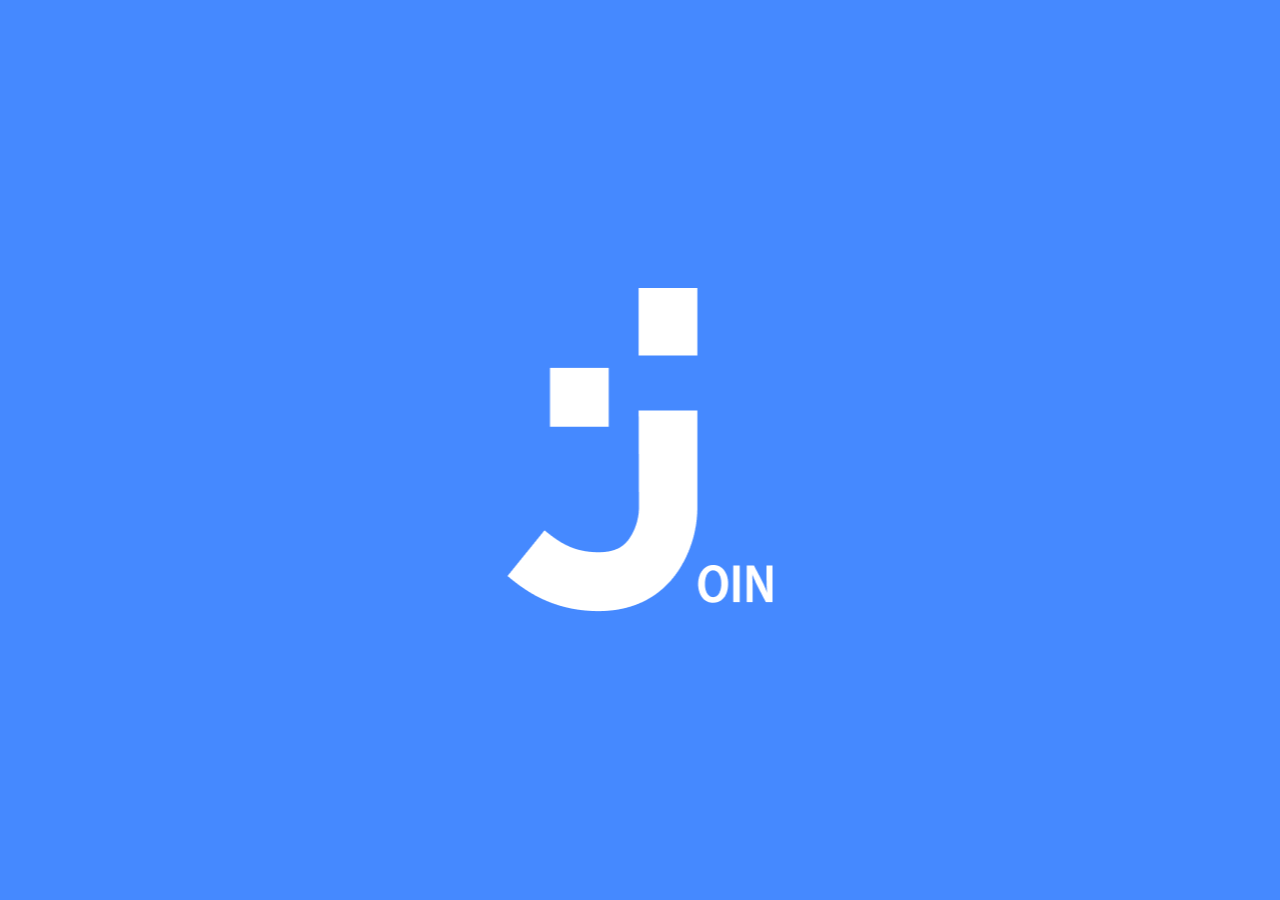
<file: index.html>
<!DOCTYPE html>
<html lang="en">
<head>
    <meta charset="UTF-8">
    <meta name="viewport" content="width=device-width, initial-scale=1.0, maximum-scale=1, user-scalable=no">
    <link rel="shortcut icon" href="./assets/img/favicon.png" type="image/x-icon">
    <link rel="stylesheet" href="./style.css">
    <link rel="stylesheet" href="./fonts.css">
    <link rel="stylesheet" href="./assets/css/login.css">
    <link rel="stylesheet" href="./mobile.css">
    <title>Join</title>
</head>
<body onload="init()">
    <div class="lockBg d-none"></div>
    <div class="lockInfo d-none">
        <img src="./assets/img/screen-rotation.png" alt="">
        <h2>Mobile landscape mode not supported. Please switch to portrait.</h2>
    </div>
    <header class="login-header">
        <img class="logo" id="resetStorage" src="./assets/img/logo_blue.png" onclick="resetStorage(event)">
        <div class="signup">
            <span>Not a Join user?</span>
            <a href="./sign_up.html"><button class="blue-btn cp">Sign up</button></a>
        </div>
    </header>
    <div class="loading-background"></div>
        <div id="loadingScreen" class="loading-animation">
            <img id="loadingScreenImg" class="loding-logo" src="./assets/img/loding_logo.png">
        </div>    
    <div class="login-container">
        <div>
            <div class="form-box">
                <form class="input-box" onsubmit="logIn(users); return false;">
                    <h1>Log in</h1>
                    <img class="underline" src="./assets/img/underline_login.png">
                    <div class="input-field">
                        <input type="email" id="email" autofocus autocomplete="email" required placeholder="Email">
                        <img src="./assets/img/mail.png">
                    </div>
                    <div class="input-field">
                        <input type="password" id="password" onkeyup="togglePasswordEye('password')" autofocus
                            autocomplete="current-password" required minlength="5" placeholder="Password">
                        <img id="password-icon" onclick="togglePasswordVisibility('password')"
                            src="./assets/img/lock.png">
                        <div class="error-msg-box" id="loginMatch"></div>
                    </div>
                    <div class="checkbox cp" onclick="rememberMe()">
                        <img id="remember-me" src="./assets/img/check_unchecked.png">
                        <span>Remember me</span>
                    </div>
                    <div class="btn-box">
                        <button id="isLoggedIn" class="blue-btn login-btn cp">Log in</button>
                        <button type="button" class="white-btn btn cp" onclick="guestLogIn(localUsers)">Guest log in</button>
                    </div>
                </form>
            </div>
            <div class="signup su-mobile">
                <span>Not a Join user?</span>
                <a href="./sign_up.html"><button class="blue-btn cp">Sign up</button></a>
            </div>
        </div>
    </div>
    <footer class="legal-topics">
        <a href="./privacy_policy.html" target="_blank" id="privacyPolicy">Privacy Policy</a>
        <a href="./legal_notice.html" target="_blank" id="legalNotice">Legal notice</a>
    </footer>
    <script src="./js/templates.js"></script>
    <script src="./script.js"></script>
    <script src="./js/storage.js"></script>
    <script src="./js/contacs.js"></script>
    <script src="./js/login.js"></script>
    <script src="./js/add_tasks.js"></script>
    <script src="./js/sign_up.js"></script>
</body>
</html>
</file>
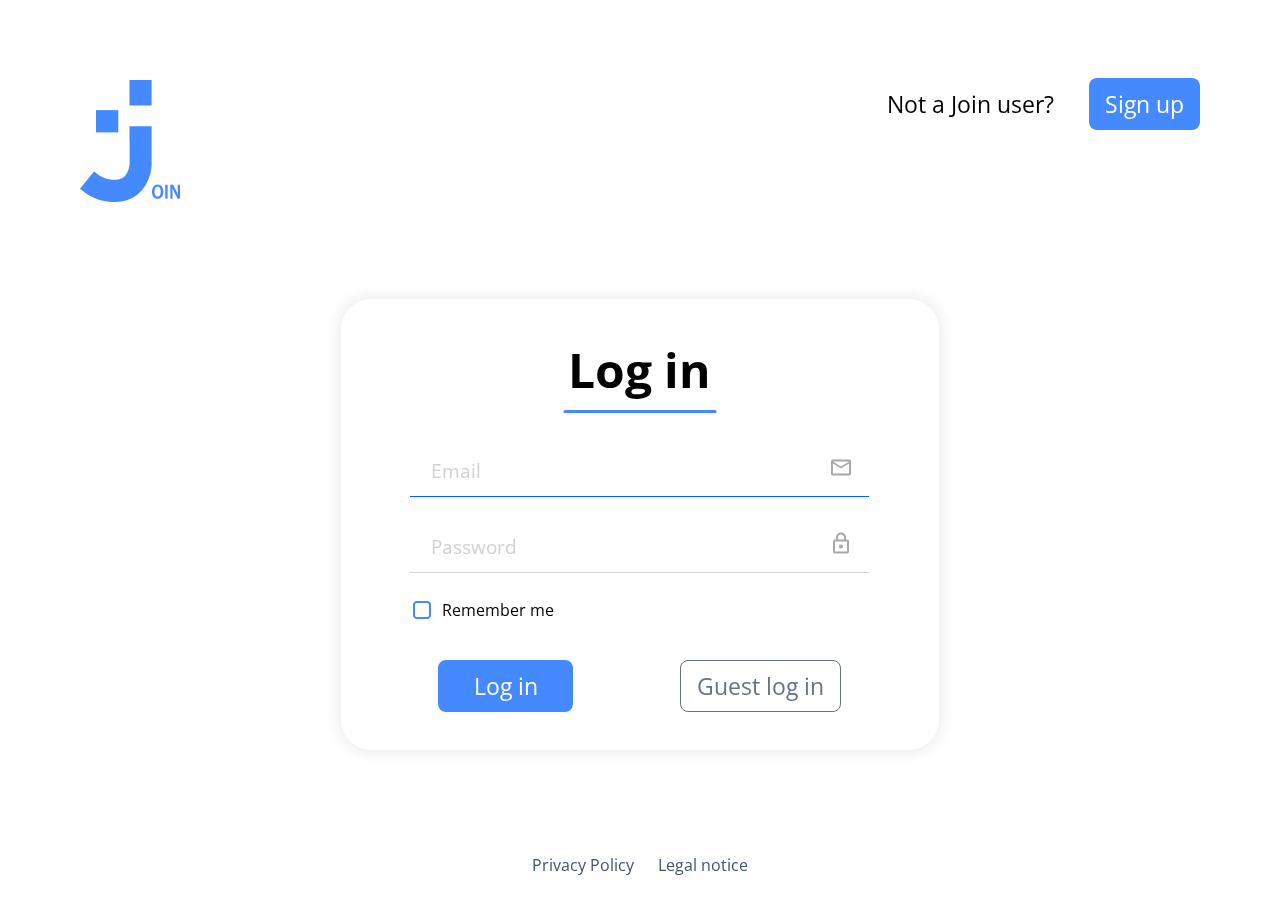
<file: board.html>
<!DOCTYPE html>
<html lang="en">
<head>
    <meta charset="UTF-8">
    <meta name="viewport" content="width=device-width, initial-scale=1.0, maximum-scale=1, user-scalable=no">
    <link rel="shortcut icon" href="./assets/img/favicon.png" type="image/x-icon">
    <link rel="stylesheet" href="./style.css">
    <link rel="stylesheet" href="./fonts.css">
    <link rel="stylesheet" href="./assets/css/add_tasks.css">
    <link rel="stylesheet" href="./assets/css/board.css">
    <link rel="stylesheet" href="./assets/css/boardTaskDetailBox.css">
    <title>Join</title>
</head>
<body onload="initBoard()">
    <div class="lockBg d-none"></div>
    <div class="lockInfo d-none">
        <img src="./assets/img/screen-rotation.png" alt="">
        <h2>Mobile landscape mode not supported. Please switch to portrait.</h2>
    </div>
    <div template="./assets/templates/desktop_template.html"></div>
    <div class="addTaskBox d-none" id="addTaskBox">
        <div id="addTaskHeadline" class="addTaskHeadline">
            <h1>Add Task</h1>
            <img class="cp" onclick="hideAddTaskBox()" src="./assets/img/close.png" alt="">
        </div>
        <div>
            <div class="addTaskInBoard" id="addTaskInBoardContainer"></div>
        </div>
        <div class="btnsBoardAddTask">
            <button onclick="hideMobileAddTaskBox()" class="white-btn cp">Cancel</button>
            <button class="blue-btn cp" form="addTaskForm">Create Task</button>
        </div>
    </div>
    <div id="mainContent" class="mainContent">
        <section class="findAndAdd">
            <div class="searchField">
                <img src="./assets/img/divider_vertical.png" alt="">
                <img src="./assets/img/search.png" alt="">
                <input id="findTask" type="text" placeholder="Find Task" onkeyup="searchTasks()" autocomplete="off">
            </div>
            <button class="blue-btn boradAddTaskBtn cp" onclick="showAddTaskBox('To Do')">
                <span>Add Task</span>
                <img src="./assets/img/plus_white.png" alt="">
            </button>
        </section>
        <section class="taskContainer">
            <div class="taskBox">
                <div class="taskHeadline"><span>To Do</span><img class="cp" onclick="showAddTaskBox('To Do')"
                        src="./assets/img/plus button.png" alt=""></div>
                <div class="toDoDiv" id="toDoContainer" ondragover="allowDrop(event); highlight('toDoContainer')"
                    ondrop="moveTo('To Do'); removeHighlight('toDoContainer')"
                    ondragleave="removeHighlight('toDoContainer')"></div>
            </div>
            <div class="taskBox">
                <div class="taskHeadline"><span>In progress</span><img class="cp"
                        onclick="showAddTaskBox('In progress')" src="./assets/img/plus button.png" alt=""></div>
                <div class="toDoDiv" id="inProgressContainer"
                    ondragover="allowDrop(event); highlight('inProgressContainer')"
                    ondrop="moveTo('In progress'); removeHighlight('inProgressContainer')"
                    ondragleave="removeHighlight('inProgressContainer')"></div>
            </div>
            <div class="taskBox">
                <div class="taskHeadline"><span>Await feedback</span><img class="cp"
                        onclick="showAddTaskBox('Await feedback')" src="./assets/img/plus button.png" alt=""></div>
                <div class="toDoDiv" id="awaitFeedbackContainer"
                    ondragover="allowDrop(event); highlight('awaitFeedbackContainer')"
                    ondrop="moveTo('Await feedback'); removeHighlight('awaitFeedbackContainer')"
                    ondragleave="removeHighlight('awaitFeedbackContainer')"></div>
            </div>
            <div class="taskBox">
                <div class="taskHeadline"><span>Done</span></div>
                <div class="toDoDiv" id="doneContainer" ondragover="allowDrop(event); highlight('doneContainer')"
                    ondrop="moveTo('Done'); removeHighlight('doneContainer')"
                    ondragleave="removeHighlight('doneContainer')"></div>
            </div>
        </section>
    </div>
    <div onclick="hideDetailBox()" id="detailViewBg" class=" detailViewBg d-none"></div>
    <div id="detailViewBox" class="detailViewBox d-none">
        <div id="detailView"></div>
        <div id="editView" class="d-none">
            <img onclick="hideEditbox()" class="cp closeEditBtn" src="./assets/img/close.png" alt="">
            <div class="editTaskSection" id="editTaskContainer"></div>
            <button class="blue-btn cp okBtn" onclick="saveEditedTask()"><span>Ok</span><img
                    src="./assets/img/check_white.png" alt=""></button>
        </div>
    </div>
    <div class="successfully-popup d-none" id="popupAddtask">
        <div class="successfully-popover-text">
            <span>Task added to board</span>
            <img src="./assets/img/board_white.png">
        </div>
    </div>
    <script src="./js/dragAndDrop.js"></script>
    <script src="./js/addTask_template.js"></script>
    <script src="./js/add_tasks.js"></script>
    <script src="./js/board.js"></script>
    <script src="./js/editTask.js"></script>
    <script src="./js/storage.js"></script>
    <script src="./js/sign_up.js"></script>
    <script src="./js/templates.js"></script>
    <script src="./script.js"></script>
</body>
</html>
</file>
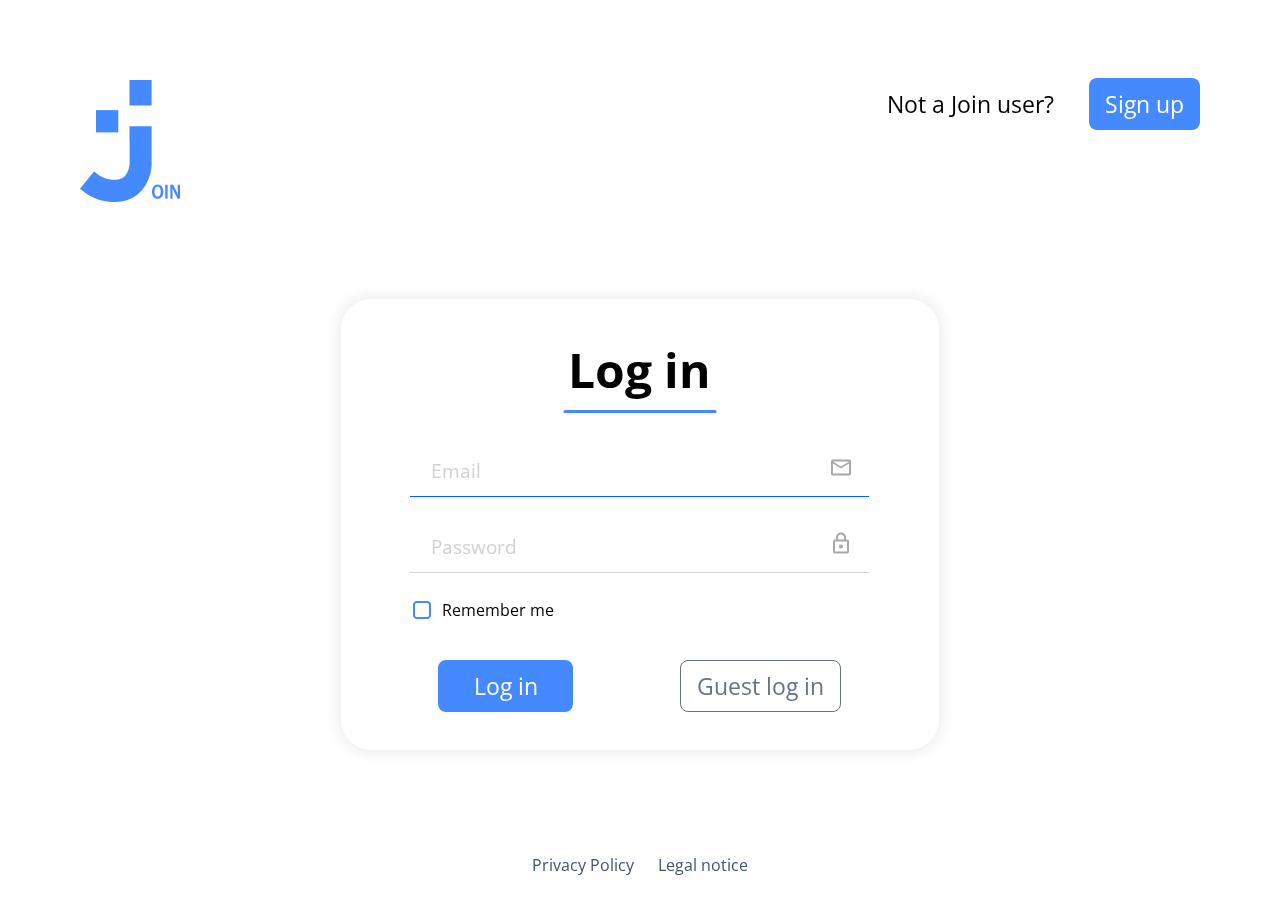
<file: contacts.html>
<!DOCTYPE html>
<html lang="en">
<head>
    <meta charset="UTF-8">
    <meta name="viewport" content="width=device-width, initial-scale=1.0, maximum-scale=1, user-scalable=no">
    <link rel="shortcut icon" href="./assets/img/favicon.png" type="image/x-icon">
    <link rel="stylesheet" href="./assets/css/contacts.css">
    <link rel="stylesheet" href="./assets/css/contacts_resp.css">
    <link rel="stylesheet" href="./style.css">
    <link rel="stylesheet" href="./fonts.css">
    <title>Join</title>
</head>
<body onload="initContacts()">
    <div class="lockBg d-none"></div>
    <div class="lockInfo d-none">
        <img src="./assets/img/screen-rotation.png" alt="">
        <h2>Mobile landscape mode not supported. Please switch to portrait.</h2>
    </div>
    <div id="background" onclick="closePopup()">
        <section class="overlayContactPopup d-none" id="contactPopup" onclick="notClose(event)" class="d-none"></section>
    </div>
    <div template="/assets/templates/desktop_template.html"></div>
    <div class="contactSection">
        <section id="contactList" class="contactList">
            <div class="addBtnDiv">
            <button class="blue-btn active-btn-svg addBtn cp" onclick="showAddPopup()">Add new contact<svg width="32" height="32" viewBox="0 0 32 32" fill="none" xmlns="http://www.w3.org/2000/svg">
                    <mask id="mask0_18846_6074" style="mask-type:alpha" maskUnits="userSpaceOnUse" x="0" y="0" width="32" height="32">
                    <rect width="32" height="32" fill="#D9D9D9"/>
                    </mask>
                    <g mask="url(#mask0_18846_6074)">
                    <path d="M25.3291 18.6667C25.0132 18.6667 24.7497 18.5602 24.5386 18.3473C24.3275 18.1343 24.2219 17.8704 24.2219 17.5556V14.4445H21.1108C20.796 14.4445 20.5321 14.3376 20.3191 14.1239C20.1062 13.9102 19.9997 13.6454 19.9997 13.3295C19.9997 13.0136 20.1062 12.7501 20.3191 12.5389C20.5321 12.3278 20.796 12.2223 21.1108 12.2223H24.2219V9.11115C24.2219 8.79635 24.3288 8.53246 24.5425 8.31948C24.7562 8.10653 25.021 8.00005 25.3369 8.00005C25.6528 8.00005 25.9163 8.10653 26.1274 8.31948C26.3386 8.53246 26.4441 8.79635 26.4441 9.11115V12.2223H29.5552C29.87 12.2223 30.1339 12.3291 30.3469 12.5428C30.5599 12.7566 30.6663 13.0214 30.6663 13.3373C30.6663 13.6532 30.5599 13.9167 30.3469 14.1278C30.1339 14.3389 29.87 14.4445 29.5552 14.4445H26.4441V17.5556C26.4441 17.8704 26.3373 18.1343 26.1235 18.3473C25.9098 18.5602 25.645 18.6667 25.3291 18.6667ZM11.9997 15.9778C10.533 15.9778 9.31449 15.4926 8.34411 14.5223C7.37375 13.5519 6.88858 12.3334 6.88858 10.8667C6.88858 9.40005 7.37375 8.18154 8.34411 7.21118C9.31449 6.2408 10.533 5.75562 11.9997 5.75562C13.4663 5.75562 14.6849 6.2408 15.6552 7.21118C16.6256 8.18154 17.1108 9.40005 17.1108 10.8667C17.1108 12.3334 16.6256 13.5519 15.6552 14.5223C14.6849 15.4926 13.4663 15.9778 11.9997 15.9778ZM2.44411 26.6667C2.12931 26.6667 1.86542 26.5602 1.65244 26.3473C1.43949 26.1343 1.33301 25.8704 1.33301 25.5556V23.3334C1.33301 22.563 1.53115 21.8612 1.92744 21.2279C2.32375 20.5945 2.86635 20.1186 3.55524 19.8C5.12562 19.0815 6.57998 18.5649 7.91831 18.25C9.25666 17.9352 10.6159 17.7779 11.9961 17.7779C13.3763 17.7779 14.7367 17.9352 16.0774 18.25C17.4182 18.5649 18.8663 19.0815 20.4219 19.8C21.1108 20.1334 21.6571 20.613 22.0608 21.2389C22.4645 21.8649 22.6663 22.563 22.6663 23.3334V25.5556C22.6663 25.8704 22.5599 26.1343 22.3469 26.3473C22.1339 26.5602 21.87 26.6667 21.5552 26.6667H2.44411ZM3.55521 24.4445H20.4441V23.3334C20.4441 23.0149 20.3645 22.7149 20.2052 22.4334C20.046 22.1519 19.8071 21.9408 19.4886 21.8C18.0515 21.0963 16.7626 20.6204 15.6219 20.3723C14.4812 20.1241 13.2737 20 11.9997 20C10.7256 20 9.5182 20.1278 8.37744 20.3834C7.23671 20.6389 5.94042 21.1112 4.48857 21.8C4.19966 21.9408 3.97187 22.1519 3.80521 22.4334C3.63854 22.7149 3.55521 23.0149 3.55521 23.3334V24.4445ZM11.9997 13.7556C12.8219 13.7556 13.5089 13.4797 14.0608 12.9278C14.6126 12.376 14.8886 11.6889 14.8886 10.8667C14.8886 10.0445 14.6126 9.35746 14.0608 8.80562C13.5089 8.25375 12.8219 7.97782 11.9997 7.97782C11.1775 7.97782 10.4904 8.25375 9.93857 8.80562C9.38671 9.35746 9.11077 10.0445 9.11077 10.8667C9.11077 11.6889 9.38671 12.376 9.93857 12.9278C10.4904 13.4797 11.1775 13.7556 11.9997 13.7556Z" fill="white"/>
                    </g>
                    </svg>
                </button>
            </div>
            <div id="allContacts"></div>        
        </section>              
        <aside id="floatingContact" class="d-none" onclick="closeDotMenue()"></aside> 
    </div>
    <button id="contactMobile" class="blue-btn active-btn-svg cp" onclick="showAddPopup()"><svg width="32" height="32" viewBox="0 0 32 32" fill="none" xmlns="http://www.w3.org/2000/svg">
        <mask id="mask0_18846_6074" style="mask-type:alpha" maskUnits="userSpaceOnUse" x="0" y="0" width="32" height="32">
        <rect width="32" height="32" fill="#D9D9D9"/>
        </mask>
        <g mask="url(#mask0_18846_6074)">
        <path d="M25.3291 18.6667C25.0132 18.6667 24.7497 18.5602 24.5386 18.3473C24.3275 18.1343 24.2219 17.8704 24.2219 17.5556V14.4445H21.1108C20.796 14.4445 20.5321 14.3376 20.3191 14.1239C20.1062 13.9102 19.9997 13.6454 19.9997 13.3295C19.9997 13.0136 20.1062 12.7501 20.3191 12.5389C20.5321 12.3278 20.796 12.2223 21.1108 12.2223H24.2219V9.11115C24.2219 8.79635 24.3288 8.53246 24.5425 8.31948C24.7562 8.10653 25.021 8.00005 25.3369 8.00005C25.6528 8.00005 25.9163 8.10653 26.1274 8.31948C26.3386 8.53246 26.4441 8.79635 26.4441 9.11115V12.2223H29.5552C29.87 12.2223 30.1339 12.3291 30.3469 12.5428C30.5599 12.7566 30.6663 13.0214 30.6663 13.3373C30.6663 13.6532 30.5599 13.9167 30.3469 14.1278C30.1339 14.3389 29.87 14.4445 29.5552 14.4445H26.4441V17.5556C26.4441 17.8704 26.3373 18.1343 26.1235 18.3473C25.9098 18.5602 25.645 18.6667 25.3291 18.6667ZM11.9997 15.9778C10.533 15.9778 9.31449 15.4926 8.34411 14.5223C7.37375 13.5519 6.88858 12.3334 6.88858 10.8667C6.88858 9.40005 7.37375 8.18154 8.34411 7.21118C9.31449 6.2408 10.533 5.75562 11.9997 5.75562C13.4663 5.75562 14.6849 6.2408 15.6552 7.21118C16.6256 8.18154 17.1108 9.40005 17.1108 10.8667C17.1108 12.3334 16.6256 13.5519 15.6552 14.5223C14.6849 15.4926 13.4663 15.9778 11.9997 15.9778ZM2.44411 26.6667C2.12931 26.6667 1.86542 26.5602 1.65244 26.3473C1.43949 26.1343 1.33301 25.8704 1.33301 25.5556V23.3334C1.33301 22.563 1.53115 21.8612 1.92744 21.2279C2.32375 20.5945 2.86635 20.1186 3.55524 19.8C5.12562 19.0815 6.57998 18.5649 7.91831 18.25C9.25666 17.9352 10.6159 17.7779 11.9961 17.7779C13.3763 17.7779 14.7367 17.9352 16.0774 18.25C17.4182 18.5649 18.8663 19.0815 20.4219 19.8C21.1108 20.1334 21.6571 20.613 22.0608 21.2389C22.4645 21.8649 22.6663 22.563 22.6663 23.3334V25.5556C22.6663 25.8704 22.5599 26.1343 22.3469 26.3473C22.1339 26.5602 21.87 26.6667 21.5552 26.6667H2.44411ZM3.55521 24.4445H20.4441V23.3334C20.4441 23.0149 20.3645 22.7149 20.2052 22.4334C20.046 22.1519 19.8071 21.9408 19.4886 21.8C18.0515 21.0963 16.7626 20.6204 15.6219 20.3723C14.4812 20.1241 13.2737 20 11.9997 20C10.7256 20 9.5182 20.1278 8.37744 20.3834C7.23671 20.6389 5.94042 21.1112 4.48857 21.8C4.19966 21.9408 3.97187 22.1519 3.80521 22.4334C3.63854 22.7149 3.55521 23.0149 3.55521 23.3334V24.4445ZM11.9997 13.7556C12.8219 13.7556 13.5089 13.4797 14.0608 12.9278C14.6126 12.376 14.8886 11.6889 14.8886 10.8667C14.8886 10.0445 14.6126 9.35746 14.0608 8.80562C13.5089 8.25375 12.8219 7.97782 11.9997 7.97782C11.1775 7.97782 10.4904 8.25375 9.93857 8.80562C9.38671 9.35746 9.11077 10.0445 9.11077 10.8667C9.11077 11.6889 9.38671 12.376 9.93857 12.9278C10.4904 13.4797 11.1775 13.7556 11.9997 13.7556Z" fill="white"/>
        </g>
        </svg>
    </button>
    <div class="successfully-popup d-none" id="popupCreateContact">
        <div class="successfully-popover-text">Contact successfully create</div>
    </div>
    <script src="./js/sign_up.js"></script>
    <script src="./js/contacs.js"></script>
    <script src="./js/storage.js"></script>
    <script src="./js/templates.js"></script>
    <script src="./js/contacts_template.js"></script>
    <script src="./script.js"></script>
</body>
</html>
</file>
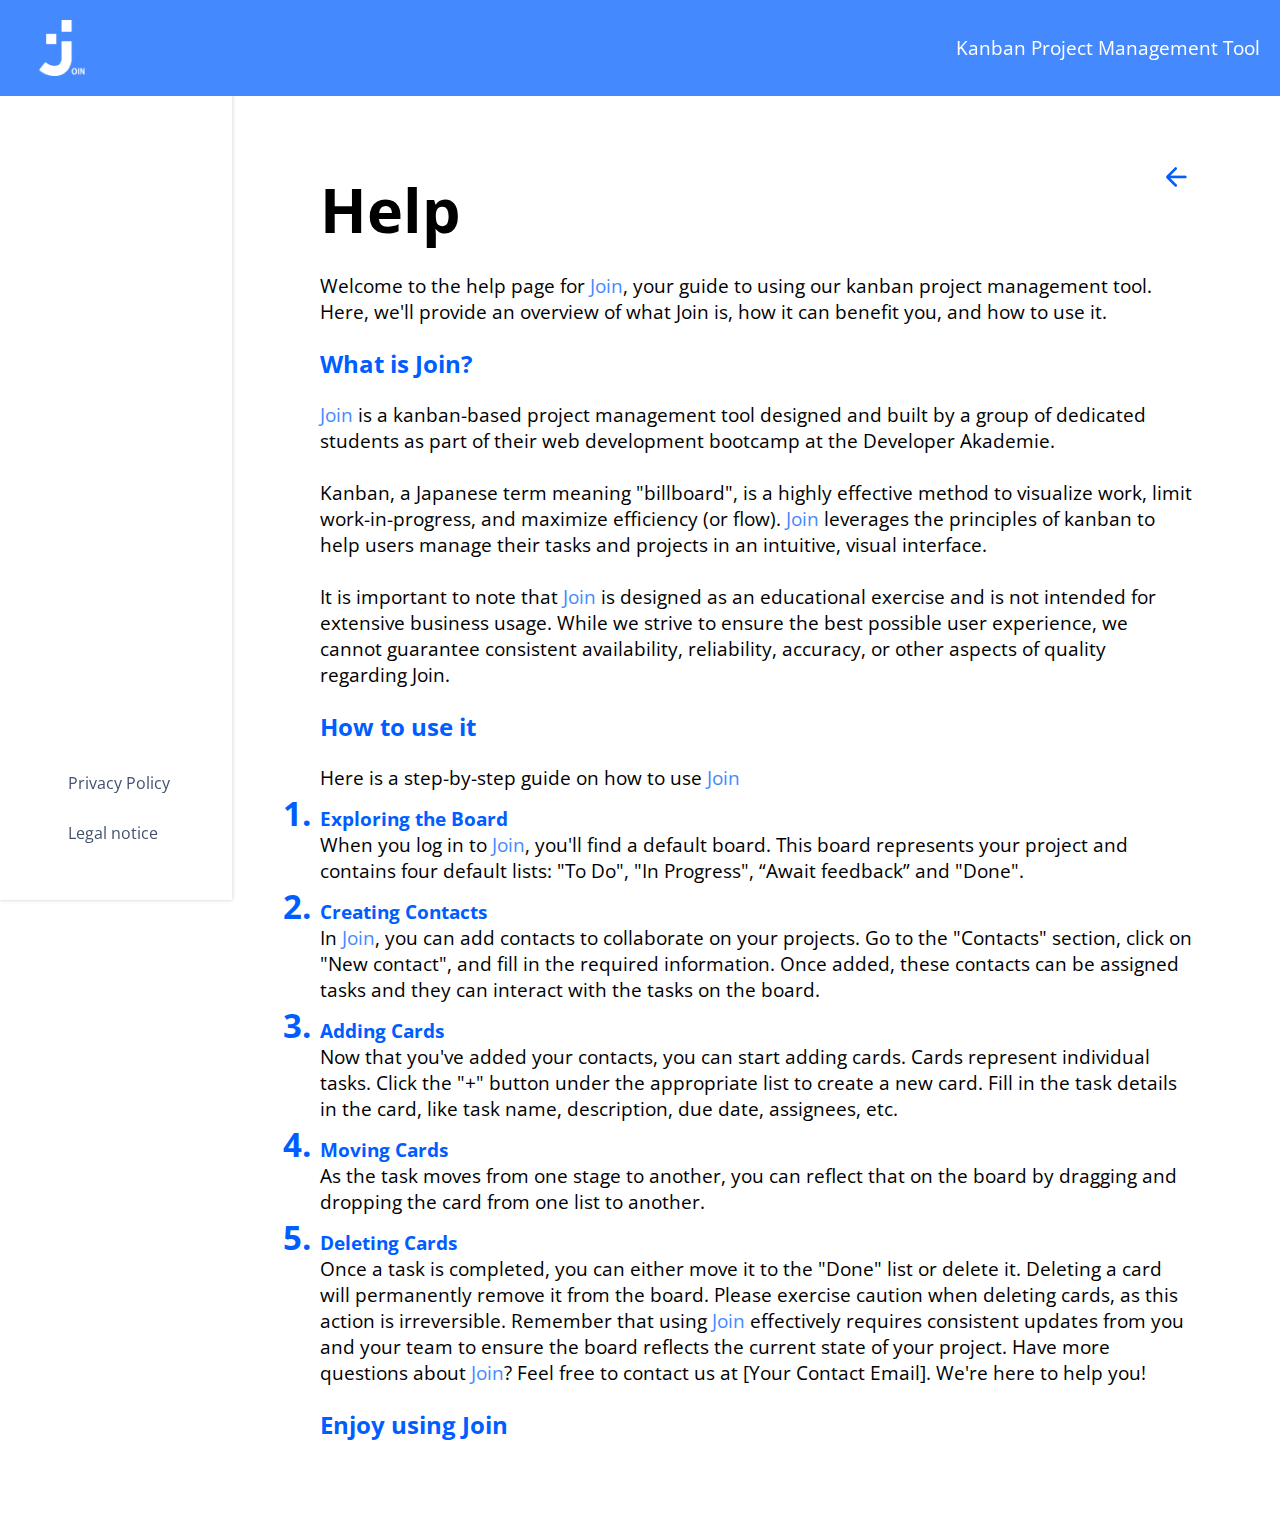
<file: help.html>
<!DOCTYPE html>
<html lang="en">
<head>
    <meta charset="UTF-8">
    <meta name="viewport" content="width=device-width, initial-scale=1.0, maximum-scale=1, user-scalable=no">
    <link rel="shortcut icon" href="./assets/img/favicon.png" type="image/x-icon">
    <link rel="stylesheet" href="./style.css">
    <link rel="stylesheet" href="./fonts.css">
    <link rel="stylesheet" href="./mobile.css">
    <title>Join</title>
</head>
<body onload="initLegalTopics()">
    <div class="lockBg d-none"></div>
    <div class="lockInfo d-none">
        <img src="./assets/img/screen-rotation.png" alt="">
        <h2>Mobile landscape mode not supported. Please switch to portrait.</h2>
    </div>
    <div template="./assets/templates/desktop_template.html"></div>
    <div class="text-section">
        <button class="back-btn cp" onclick="goBack()"><img src="./assets/img/arrow_left.png"></button>
        <h1>Help</h1><br />
        <p class="pb-24">Welcome to the help page for <span class="color-lb">Join</span>, your guide to using
            our kanban project
            management
            tool. Here,
            we'll provide an overview of what <span>Join</span> is, how it can benefit you, and how to use it.
        </p><br />
        <h2>What is Join?</h2><br />
        <p><span class="color-lb">Join</span> is a kanban-based project management tool designed and built by
            a
            group of
            dedicated students as
            part of their web development bootcamp at the Developer Akademie.
            <br>
            <br>
            Kanban, a Japanese term meaning "billboard", is a highly effective method to visualize work, limit
            work-in-progress, and maximize efficiency (or flow). <span class="color-lb">Join</span> leverages
            the principles of
            kanban to help
            users manage their tasks and projects in an intuitive, visual interface.
            <br>
            <br>
            It is important to note that <span class="color-lb">Join</span> is designed as an educational
            exercise and is not
            intended for
            extensive business usage. While we strive to ensure the best possible user experience, we cannot
            guarantee consistent availability, reliability, accuracy, or other aspects of quality regarding
            <span>Join</span>.
        </p><br />
        <h2>How to use it</h2><br />
        <p>Here is a step-by-step guide on how to use <span class="color-lb">Join</span></p>
        <ol>
            <li>
                <h4>Exploring the Board</h4>
                <p>When you log in to <span class="color-lb">Join</span>, you'll find a default board. This board
                    represents
                    your project and
                    contains four default lists: "To Do", "In Progress", “Await feedback” and "Done".</p>
            </li>
            <li>
                <h4>Creating Contacts</h4>
                <p>In <span class="color-lb">Join</span>, you can add contacts to collaborate on your projects. Go
                    to the
                    "Contacts" section,
                    click on "New contact", and fill in the required information. Once added, these contacts can
                    be assigned tasks and they can interact with the tasks on the board.</p>
            </li>
            <li>
                <h4>Adding Cards</h4>
                <p>Now that you've added your contacts, you can start adding cards. Cards
                    represent individual
                    tasks. Click the "+" button under the appropriate list to create a new card. Fill in the
                    task details in the card, like task name, description, due date, assignees, etc.</p>
            </li>
            <li>
                <h4>Moving Cards</h4>
                <p>As the task moves from one stage to another, you can reflect that on the board
                    by dragging
                    and dropping the card from one list to another.</p>
            </li>
            <li>
                <h4>Deleting Cards</h4>
                <p>Once a task is completed, you can either move it to the "Done" list or delete
                    it. Deleting a
                    card will permanently remove it from the board. Please exercise caution when deleting cards,
                    as
                    this action is irreversible.
                    Remember that using <span class="color-lb">Join</span> effectively requires consistent
                    updates from you and
                    your team to
                    ensure the board reflects the current state of your project. Have more questions about
                    <span class="color-lb">Join</span>?
                    Feel free to contact us at [Your Contact Email]. We're here
                    to help you!
                </p>
            </li>
        </ol><br />
        <h2>Enjoy using Join</h2><br /><br /><br /><br />
    </div>
    <script src="./js/templates.js"></script>
    <script src="./script.js"></script>
</body>
</html>
</file>
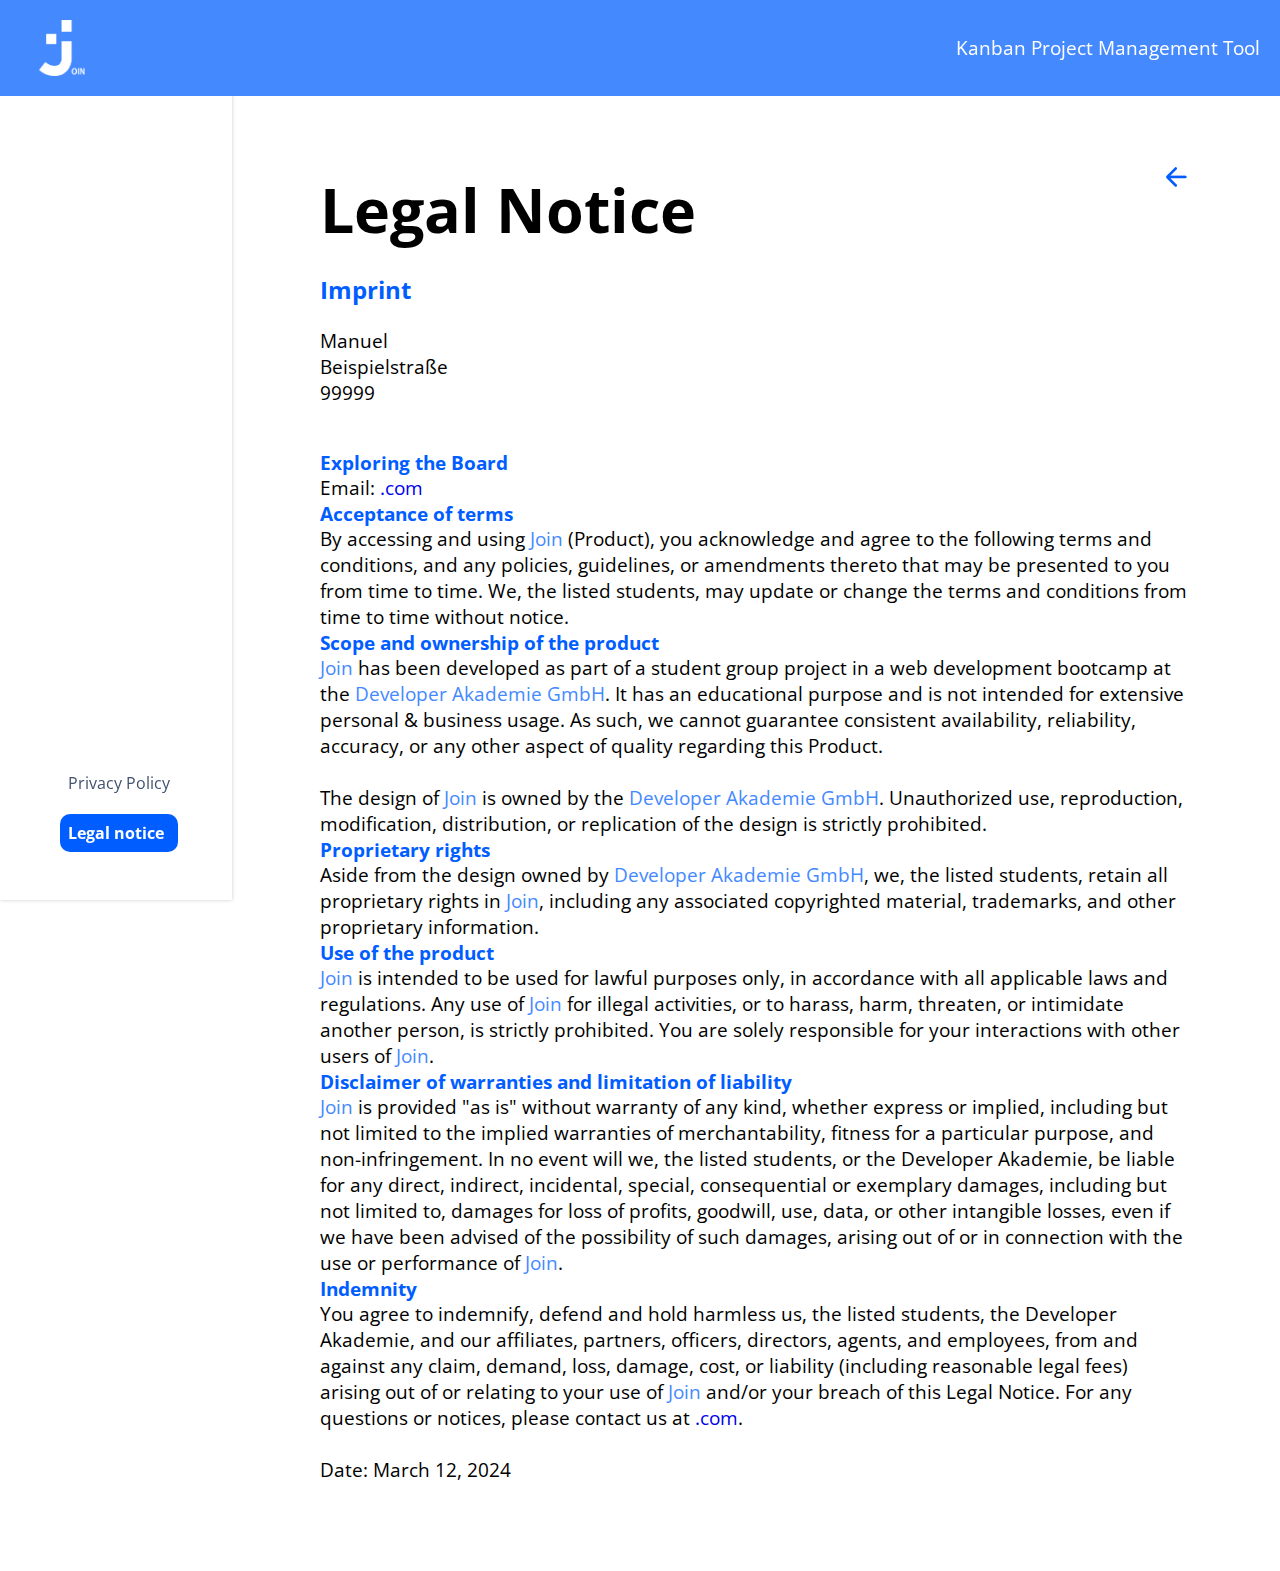
<file: legal_notice.html>
<!DOCTYPE html>
<html lang="en">
<head>
  <meta charset="UTF-8">
  <meta name="viewport" content="width=device-width, initial-scale=1.0, maximum-scale=1, user-scalable=no">
  <link rel="shortcut icon" href="./assets/img/favicon.png" type="image/x-icon">
  <link rel="stylesheet" href="./style.css">
  <link rel="stylesheet" href="./mobile.css">
  <title>Join</title>
</head>
<body onload="initLegalTopics()">
  <div class="lockBg d-none"></div>
    <div class="lockInfo d-none">
        <img src="./assets/img/screen-rotation.png" alt="">
        <h2>Mobile landscape mode not supported. Please switch to portrait.</h2>
    </div>
  <div template="./assets/templates/desktop_template.html"></div>
  <div class="text-section" id="legal_notice">
    <button class="back-btn cp" onclick="goBack()"><img src="./assets/img/arrow_left.png"></button>
    <h1>Legal Notice</h1><br />
    <section id="section-imprint">
      <h2>Imprint</h2> <br />
      
      
      <p>
        Manuel <br />Beispielstraße <br />
        99999
      </p>
      <br /><br />

      <h3>Exploring the Board</h3>
      <p>
        Email: <a href="mailto:#.com">.com</a>
      </p>
    </section>
    <section>
      <h3>Acceptance of terms</h3>
      <p>
        By accessing and using <span class="color-lb">Join</span> (Product),
        you acknowledge and agree to the following terms and conditions, and
        any policies, guidelines, or amendments thereto that may be presented
        to you from time to time. We, the listed students, may update or
        change the terms and conditions from time to time without notice.
      </p>
    </section>
    <section>
      <h3>Scope and ownership of the product</h3>
      <p>
        <span class="color-lb">Join</span> has been developed as part of a
        student group project in a web development bootcamp at the
        <span class="color-lb">Developer Akademie GmbH</span>. It has an
        educational purpose and is not intended for extensive personal &
        business usage. As such, we cannot guarantee consistent availability,
        reliability, accuracy, or any other aspect of quality regarding this
        Product.<br /><br />
        The design of <span class="color-lb">Join</span> is owned by the
        <span class="color-lb">Developer Akademie GmbH</span>. Unauthorized
        use, reproduction, modification, distribution, or replication of the
        design is strictly prohibited.
      </p>
    </section>
    <section>
      <h3>Proprietary rights</h3>
      <p>
        Aside from the design owned by
        <span class="color-lb">Developer Akademie GmbH</span>, we, the listed
        students, retain all proprietary rights in
        <span class="color-lb">Join</span>, including any associated
        copyrighted material, trademarks, and other proprietary information.
      </p>
    </section>
    <section>
      <h3>Use of the product</h3>
      <p>
        <span class="color-lb">Join</span> is intended to be used for lawful
        purposes only, in accordance with all applicable laws and regulations.
        Any use of <span class="color-lb">Join</span> for illegal activities,
        or to harass, harm, threaten, or intimidate another person, is
        strictly prohibited. You are solely responsible for your interactions
        with other users of <span class="color-lb">Join</span>.
      </p>
    </section>
    <section>
      <h3>Disclaimer of warranties and limitation of liability</h3>
      <p>
        <span class="color-lb">Join</span> is provided "as is" without
        warranty of any kind, whether express or implied, including but not
        limited to the implied warranties of merchantability, fitness for a
        particular purpose, and non-infringement. In no event will we, the
        listed students, or the Developer Akademie, be liable for any direct,
        indirect, incidental, special, consequential or exemplary damages,
        including but not limited to, damages for loss of profits, goodwill,
        use, data, or other intangible losses, even if we have been advised of
        the possibility of such damages, arising out of or in connection with
        the use or performance of <span class="color-lb">Join</span>.
      </p>
    </section>
    <section>
      <h3>Indemnity</h3>
      <p>
        You agree to indemnify, defend and hold harmless us, the listed
        students, the Developer Akademie, and our affiliates, partners,
        officers, directors, agents, and employees, from and against any
        claim, demand, loss, damage, cost, or liability (including reasonable
        legal fees) arising out of or relating to your use of
        <span class="color-lb">Join</span> and/or your breach of this Legal
        Notice. For any questions or notices, please contact us at
        <span><a href="mailto:#">.com</a></span>.<br /><br />
        Date: March 12, 2024
      </p><br /><br /><br /><br />
    </section>
  </div>
  <script src="/js/templates.js"></script>
  <script src="/script.js"></script>
</body>
</html>
</file>
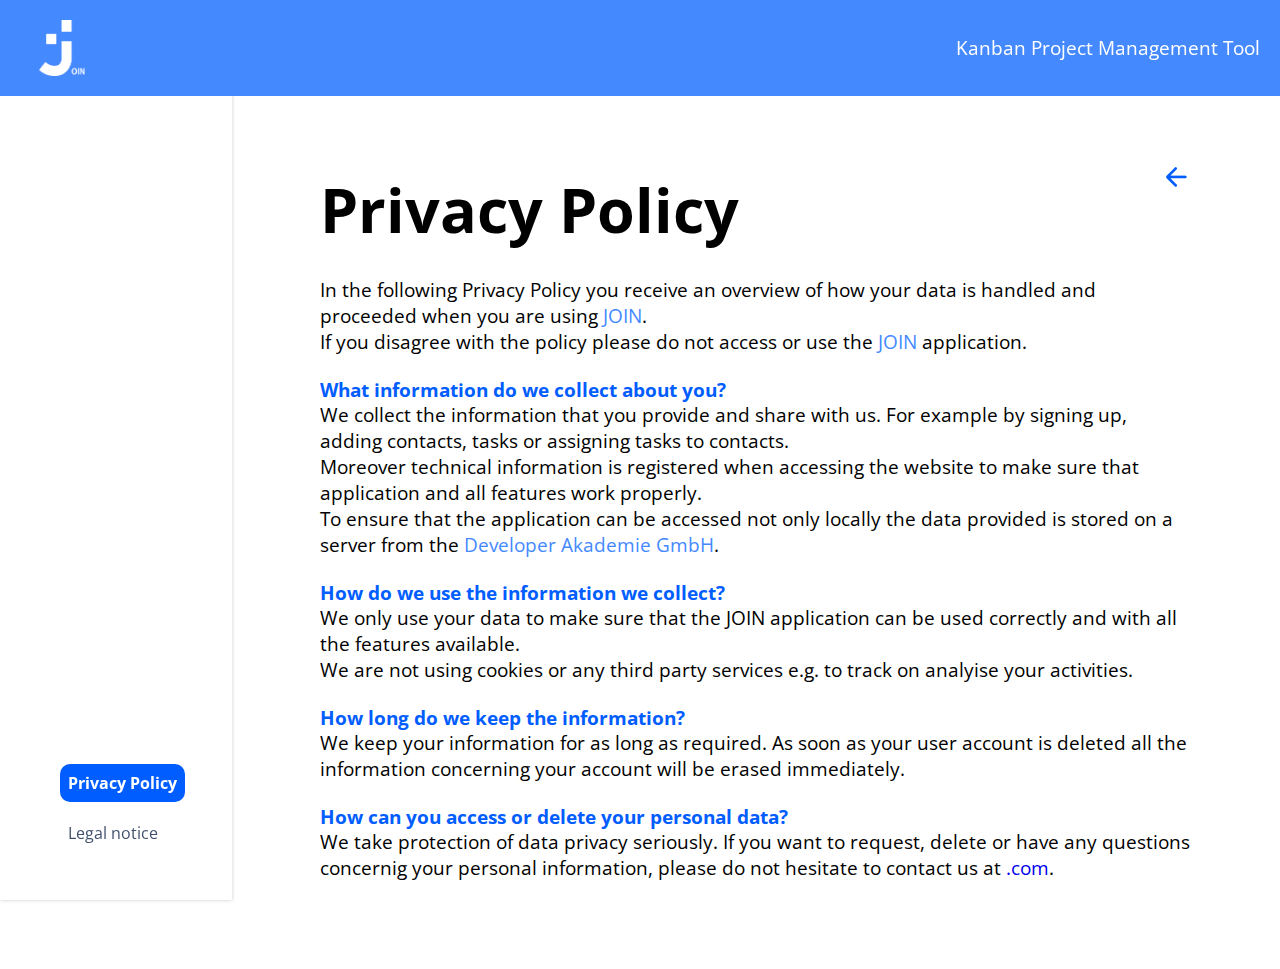
<file: privacy_policy.html>
<!DOCTYPE html>
<html lang="en">
<head>
  <meta charset="UTF-8">
  <meta name="viewport" content="width=device-width, initial-scale=1.0, maximum-scale=1, user-scalable=no">
  <link rel="shortcut icon" href="./assets/img/favicon.png" type="image/x-icon">
  <link rel="stylesheet" href="./style.css">
  <link rel="stylesheet" href="./fonts.css">
  <link rel="stylesheet" href="./mobile.css">
  <title>Join</title>
</head>
<body onload="initLegalTopics()">
  <div class="lockBg d-none"></div>
    <div class="lockInfo d-none">
        <img src="./assets/img/screen-rotation.png" alt="">
        <h2>Mobile landscape mode not supported. Please switch to portrait.</h2>
    </div>
  <div template="./assets/templates/desktop_template.html"></div>
  <div class="text-section" id="privacy_policy">
    <button class="back-btn cp" onclick="goBack()"><img src="/assets/img/arrow_left.png"></button>
    <div id="ctn-content" class="ctn-content ctn-content-help">
      <div class="headline-help-legal-privacy">
        <h1>Privacy Policy</h1>
      </div>
    </div>
    <section>
      <p>
        <br />
        In the following Privacy Policy you receive an overview of how your
        data is handled and proceeded when you are using
        <span class="color-lb">JOIN</span>. <br />If you disagree with the
        policy please do not access or use the
        <span class="color-lb">JOIN</span> application.
      </p>
    </section><br />
    <section>
      <h3>What information do we collect about you?</h3>
      <p>
        We collect the information that you provide and share with us. For
        example by signing up, adding contacts, tasks or assigning tasks to
        contacts.<br />
        Moreover technical information is registered when accessing the
        website to make sure that application and all features work
        properly.<br />
        To ensure that the application can be accessed not only locally the
        data provided is stored on a server from the
        <span class="color-lb">Developer Akademie GmbH</span>.
      </p>
    </section><br />
    <section>
      <h3>How do we use the information we collect?</h3>
      <p>
        We only use your data to make sure that the JOIN application can be
        used correctly and with all the features available. <br />We are not
        using cookies or any third party services e.g. to track on analyise
        your activities.
      </p>
    </section><br />
    <section>
      <h3>How long do we keep the information?</h3>
      <p>
        We keep your information for as long as required. As soon as your user
        account is deleted all the information concerning your account will be
        erased immediately.
      </p>
    </section><br />
    <section>
      <h3>How can you access or delete your personal data?</h3>
      <p>
        We take protection of data privacy seriously. If you want to request,
        delete or have any questions concernig your personal information,
        please do not hesitate to contact us at
        <a href="mailto:#">.com</a>.
      </p><br /><br /><br /><br />
    </section>
  </div>
  <script src="./js/templates.js"></script>
  <script src="./script.js"></script>
</body>
</html>
</file>
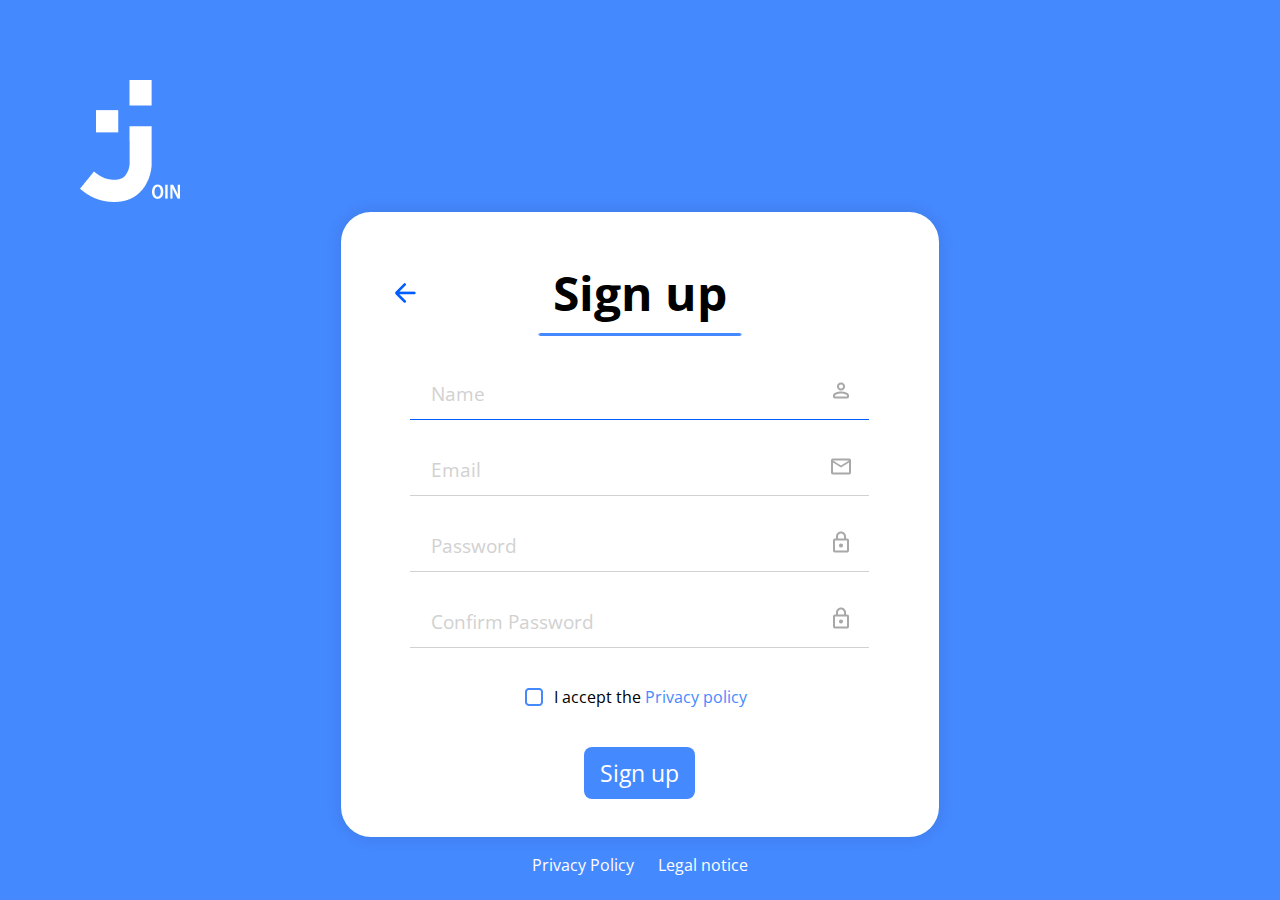
<file: sign_up.html>
<!DOCTYPE html>
<html lang="en">
<head>
    <meta charset="UTF-8">
    <meta name="viewport" content="width=device-width, initial-scale=1.0, maximum-scale=1, user-scalable=no">
    <link rel="shortcut icon" href="./assets/img/favicon.png" type="image/x-icon">
    <link rel="stylesheet" href="./style.css">
    <link rel="stylesheet" href="./assets/css/login.css">
    <link rel="stylesheet" href="./assets/css/signup.css">
    <link rel="stylesheet" href="./fonts.css">
    <link rel="stylesheet" href="./mobile.css">
    <title>Join</title>
</head>
<body onload="initSignUp()">
    <div class="lockBg d-none"></div>
    <div class="lockInfo d-none">
        <img src="./assets/img/screen-rotation.png" alt="">
        <h2>Mobile landscape mode not supported. Please switch to portrait.</h2>
    </div>
    <header class="login-header">
        <img class="logo" src="./assets/img/logo.png">
    </header>
    <div class="sign-up-container">
        <div class="form-box arrow-left">
            <div class="back-btn cp" onclick="backButton()"><img src="./assets/img/arrow_left.png"></div>
            <form class="input-box" onsubmit="register(); return false;">
                <h1>Sign up</h1>
                <img class="underline" src="./assets/img/underline_login.png">
                <div class="input-field">
                    <input id="name" type="text" autofocus autocomplete="name" required placeholder="Name">
                    <img src="./assets/img/person.png">
                </div>
                <div class="input-field">
                    <input id="email" class="" type="email" autofocus autocomplete="email" required placeholder="Email">
                    <img src="./assets/img/mail.png">
                    <div class="error-msg-box" id="email-exist"></div>
                </div>
                <div class="input-field">
                    <input id="password" type="password" onkeyup="togglePasswordEye('password')" autofocus autocomplete="new-password" minlength="5"
                        required placeholder="Password">
                    <img id="password-icon" src="./assets/img/lock.png" onclick="togglePasswordVisibility('password')">
                </div>
                <div class="input-field">
                    <input id="confirmedPassword" type="password" onkeyup="togglePasswordEye('confirmedPassword')"
                        autofocus minlength="5" autocomplete="new-password" required placeholder="Confirm Password">
                    <img id="confirmedPassword-icon" src="./assets/img/lock.png"
                        onclick="togglePasswordVisibility('confirmedPassword')">
                    <div class="error-msg-box" id="password-match"></div>
                </div>
                <div class="checkbox">
                    <img class="cp" onclick="checkedSignup()" id="accept-policy" src="./assets/img/check_unchecked.png">
                    <div>I accept the <a href="./privacy_policy.html">Privacy policy</a></div>
                </div>
                <div class="btn-box">
                    <button id="signupBtn" class="blue-btn btn-disabled cp" disabled>Sign up</button>
                </div>
            </form>
        </div>
    </div>
    <footer class="legal-topics">
        <a href="./privacy_policy.html" target="_blank">Privacy Policy</a>
        <a href="./legal_notice.html" target="_blank">Legal notice</a>
    </footer>
    <div class="successfully-popup d-none" id="popup">
    <div class="successfully-popover-text">You Signed Up successfully</div>
    </div>
    <script src="./js/contacs.js"></script>
    <script src="./script.js"></script>
    <script src="./js/storage.js"></script>
    <script src="./js/sign_up.js"></script></body>
</html>
</file>
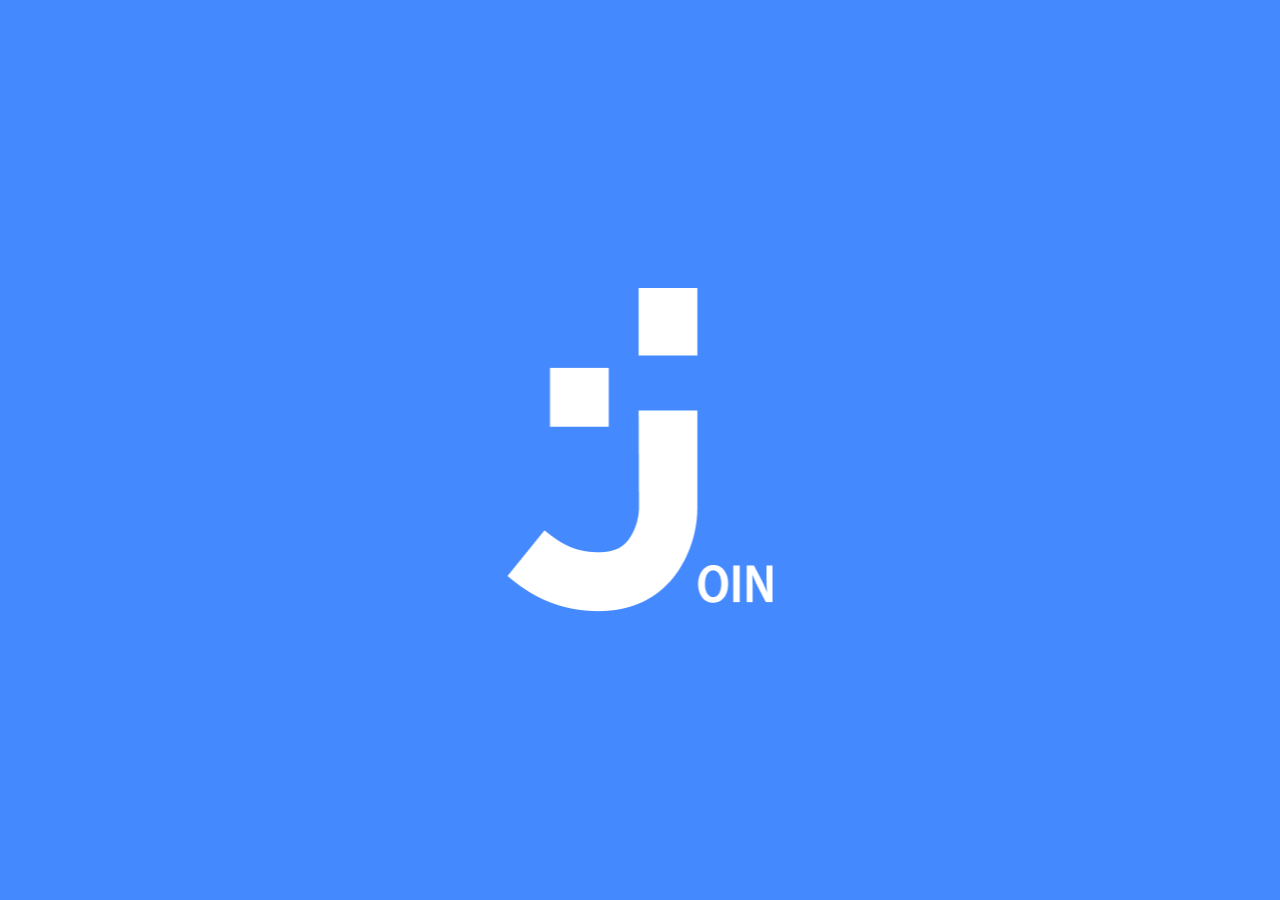
<file: summary.html>
<!DOCTYPE html>
<html lang="en">
<head>
    <meta charset="UTF-8">
    <meta name="viewport" content="width=device-width, initial-scale=1.0, maximum-scale=1, user-scalable=no">
    <link rel="shortcut icon" href="./assets/img/favicon.png" type="image/x-icon">
    <link rel="stylesheet" href="./style.css">
    <link rel="stylesheet" href="./fonts.css">
    <link rel="stylesheet" href="./mobile.css">    
    <title>Join</title>
</head>
<body onload="initSummary()">
    <div class="lockBg d-none"></div>
    <div class="lockInfo d-none">
        <img src="./assets/img/screen-rotation.png" alt="">
        <h2>Mobile landscape mode not supported. Please switch to portrait.</h2>
    </div>
    <div template="./assets/templates/desktop_template.html"></div>
    <div class="sum-greeting" id="greetingMobile">
        <h1 id="greetMobile"></h1>
        <h3 id="greetingNameMobile"></h3>
    </div>
    <div class="sum-content" id="sumContent">
        <div class="sum-head">
            <h1 id="greeting"></h1>
            <h3 id="greetingName"></h3>
        </div>
        <div class="sum-overview">
            <a href="/board.html" class="sum-button">
                <div class="sum-counter">
                    <div class="img-counter">
                        <div class="sum-ellipse">
                            <img src="./assets/img/urgent.png">
                        </div>
                        <div id="urgent"></div>
                    </div>
                    <span id="urgentTasksSum">Tasks Urgent</span>
                </div>
                <div class="line"></div>
                <div class="deadline-first-urgent">
                    <span id="urgentDate"></span>
                    <span>Upcoming Deadline</span>
                </div>
            </a>
            <a href="/board.html" class="sum-button">
                <div class="sum-counter">
                    <div class="img-counter">
                        <div class="sum-ellipse">
                            <img src="./assets/img/task_in-board.png">
                        </div>
                        <div id="tib"></div>
                    </div>
                    <span id="allTasksSum" class="clr">Task in<br>Board</span>
                </div>
            </a>
            <a href="/board.html" class="sum-button">
                <div class="sum-counter">
                    <div class="img-counter">
                        <div class="sum-ellipse">
                            <img src="./assets/img/todo.png">
                        </div>
                        <div id="todo"></div>
                    </div>
                    <span id="tasksTodoSum" class="clrtodo">Task To-do</span>
                </div>
            </a>
            <a href="/board.html" class="sum-button">
                <div class="sum-counter">
                    <div class="img-counter">
                        <div class="sum-ellipse">
                            <img src="./assets/img/progress.png">
                        </div>
                        <div id="progress"></div>
                    </div>
                    <span id="tasksProgressSum" class="clr">Task in Progress</span>
                </div>
            </a>
            <a href="/board.html" class="sum-button">
                <div class="sum-counter">
                    <div class="img-counter">
                        <div class="sum-ellipse">
                            <img src="./assets/img/afeedback.png">
                        </div>
                        <div id="awFeedback"></div>
                    </div>
                    <span id="tasksFeedbackSum" class="clr">Awaiting Feedback</span>
                </div>
            </a>
            <a href="/board.html" class="sum-button">
                <div class="sum-counter">
                    <div class="img-counter">
                        <div class="sum-ellipse">
                            <img src="./assets/img/done.png">
                        </div>
                        <div id="tasksDone"></div>
                    </div>
                    <span id="tasksDoneSum" class="clr">Task Done</span>
                </div>
            </a>
        </div>
    </div>
    <script src="./js/login.js"></script>
    <script src="./js/summary.js"></script>
    <script src="./js/storage.js"></script>
    <script src="./js/sign_up.js"></script>
    <script src="./js/templates.js"></script>
    <script src="./script.js"></script>
</body>
</html>
</file>
<file: style.css>
:root {
    --clr-main1: rgba(69, 137, 255, 1);
    --clr-main2: rgba(210, 227, 255, 1);
    --clr-lightblue: rgba(0, 93, 255, 1);
    --clr-blue: rgba(0, 56, 255, 1);
    --clr-orange: rgba(255, 122, 0, 1);
    --clr-menu: rgba(66, 82, 110, 1);
    --clr-menu-hover: rgba(227, 238, 255, 1);
    --clr-urgent: rgba(255, 61, 0, 1);
    --clr-medium: rgba(255, 168, 0, 1);
    --clr-low: rgba(122, 226, 41, 1);
    --clr-error: rgba(255, 129, 144, 1);
    --clr-profil-hover: rgba(181, 219, 255, 0.2);
}

*,
*::after,
*::before {
    margin: 0;
    padding: 0;
    box-sizing: border-box;
    font-family: 'Open Sans';
}

body {
    position: relative;
    min-height: 100dvh;
    max-width: 1920px;
    margin: auto;
}

h1 {
    font-size: 61px;
}

h2,
h3,
h4 {
    color: var(--clr-lightblue);
}

.cp {
    cursor: pointer;
}

.d-none {
    display: none !important;
}

a {
    text-decoration: none;
}

.color-lb {
    color: var(--clr-main1);
}

/*** help, legal notice, privacy policy Sites */
.text-section {
    position: absolute;
    max-width: 1024px;
    top: 168px;
    left: 320px;
    margin-right: 88px;

    li,
    p {
        font-size: 19px;
    }

    ::marker {
        color: var(--clr-lightblue);
        font-size: 33px;
        font-weight: 700;
    }
}

.btn-disabled {
    background-color: rgba(69, 137, 255, 1) !important;
    cursor: default !important;
    box-shadow: none !important;
    color: white !important;

    &:hover {
        box-shadow: none !important;
        background-color: rgba(69, 137, 255, 1) !important;
    }
}

.blue-btn {
    display: flex;
    justify-content: center;
    align-items: center;
    font-size: 23px;
    padding: 10px 16px;
    color: white;
    background-color: var(--clr-main1);
    border: none;
    border-radius: 8px;
    transition-duration: 120ms;

    &:hover {
        background-color: var(--clr-lightblue);
        box-shadow: 0px 4px 8px 0px rgba(0, 0, 0, 0.4);
    }

    &:focus {
        box-shadow: none;
        background-color: white;
        color: var(--clr-lightblue);
        transition: all 1ms;
    }
}

.active-btn-svg:focus path {
    fill: var(--clr-lightblue) !important;
}

.white-btn {
    font-size: 23px;
    padding: 8px 16px;
    background-color: white;
    border: 1px solid rgba(100, 113, 136, 1);
    border-radius: 8px;
    transition-duration: 120ms;
    color: rgba(100, 113, 136, 1);

    &:hover {
        box-shadow: 0px 2px 4px 0px rgba(0, 0, 0, 0.4);
        border: 1px solid var(--clr-main1);
        background-color: white;
        color: var(--clr-main1);
    }

    &:active {
        box-shadow: none;
        color: var(--clr-lightblue);
        border: 1px solid var(--clr-lightblue);
        transition: all 1ms;
    }
}

/** style error messages */
.error-msg-box {
    position: absolute;
    font-family: 'Inter';
    bottom: -18px;
    left: 0;
    color: var(--clr-error);
}

.inputerror {
    border-bottom: 1px solid var(--clr-error);
}

.active-site {
    background-color: var(--clr-menu-hover);
}

.active-site-legal-topics {
    background-color: var(--clr-lightblue);
    color: white !important;
    font-weight: 700;
}

.back-btn {
    position: absolute;
    width: 33px;
    height: 33px;
    top: -8px;
    right: 0;
    border-radius: 50%;
    border: none;
    background-color: rgba(0, 0, 0, 0);

    &:hover {
        scale: 1.05;
        background-color: var(--clr-main2);
    }
}

.successfully-popup {
    position: absolute;
    top: 0;
    height: 100%;
    width: 100%;
    backdrop-filter: blur(20px);
    opacity: 1;
    animation: change-background 1s forwards;
    animation-delay: 1s;
    z-index: 1000;
}

.successfully-popover-text {
    position: relative;
    top: 94%;
    left: 50%;
    transform: translate(-50%, -50%);
    animation: move-to-middle 0.2s forwards linear;
    cursor: none;
    text-align: center;
    text-wrap: nowrap;
    font-size: 23px;
    width: 316px;
    height: 74px;
    padding: 23px 18px;
    background-color: var(--clr-main1);
    color: white;
    border: none;
    border-radius: 20px;
    z-index: 1000;

    img {
        margin-left: 20px;
    }
}

@keyframes move-to-middle {
    from {
        left: 50%;
        top: 94%;
    }

    to {
        left: 50%;
        top: 45%;
    }
}

@keyframes change-background {
    from {
        opacity: 1;
    }

    to {
        opacity: 0;
        z-index: -100;
    }
}

/*** Summary area ***/
.sum-content {
    min-height: 100dvh;
    margin-left: 232px;
    padding: 104px 0;
    display: flex;
    justify-content: center;
    align-items: center;
    flex-direction: column;
}

.sum-greeting {
    display: flex;
    align-items: center;
    justify-content: center;
    flex-direction: column;
    text-align: center;
    height: 0;
    transition: height 600ms ease-in-out;

    h1 {
        font-size: 48px;
    }

    h3 {
        font-size: 64px;
        color: var(--clr-main1);
    }
}

.sum-head {
    display: flex;
    align-items: center;
    justify-content: center;
    flex-wrap: wrap;
    gap: 22px;
    width: 80%;
    margin-bottom: 77px;

    h1 {
        font-size: 48px;
    }

    h3 {
        font-size: 64px;
        color: var(--clr-main1);
    }
}

.sum-overview {
    max-width: 912px;
    display: flex;
    align-items: center;
    justify-content: center;
    flex-wrap: wrap;
    gap: 30px;
}

.sum-button {
    height: 190px;
    width: 204px;
    border: none;
    border-radius: 30px;
    box-shadow: 0px 0px 4px 0px rgba(0, 0, 0, 0.16);
    transition-duration: 75ms;
    color: black;
    display: flex;
    align-items: center;
    justify-content: center;

    &:hover {
        border-radius: 0px 30px 30px 30px;
        scale: 1.05;
        background-color: var(--clr-blue);
        color: white;

        .clr {
            color: white;
        }
    }
}

@media screen and (min-width: 1023px) {
    .sum-button:nth-child(1) {
        width: 672px;
        background-color: var(--clr-main1);
        color: white;
        transform-origin: left;

        &:hover {
            background-color: white;
            color: var(--clr-main1);

            .line {
                background-color: var(--clr-lightblue);
            }

            .img-counter,
            div {
                scale: 1.1;
            }
        }
    }

    .sum-button:nth-child(2) {
        transform-origin: top right;

        &:hover {

            .img-counter,
            div {
                transform: scaleX(0.94)
            }

            transform: scaleY(1.05) scaleX(1.25);
        }
    }

    .sum-button:nth-child(3) {
        transform-origin: top left;
        background-color: var(--clr-main2);

        .sum-ellipse {
            border-color: var(--clr-main2);
        }

        &:hover {
            background-color: white;
            color: var(--clr-lightblue);

            .sum-ellipse {
                border-color: white;
            }

            .img-counter,
            div {
                transform: scaleY(1.1) scaleX(1)
            }

            span {
                transform: scaleY(1.1) scaleX(0.94)
            }

            transform: scaleY(0.94) scaleX(1.25);
        }
    }

    .sum-button:nth-child(6) {
        transform-origin: top right;

        &:hover {

            .img-counter,
            div {
                transform: scaleX(1.02)
            }

            transform: scaleX(1.02) scaleY(1.09);
        }
    }
}

.sum-counter {
    width: 140px;
    height: 104px;
    display: flex;
    align-items: center;
    justify-content: space-between;
    flex-direction: column;
    gap: 12px;
    font-size: 64px;
    text-align: center;

    span {
        font-size: 23px;
    }
}

.deadline-first-urgent {
    display: flex;
    flex-direction: column;

    :nth-child(1) {
        font-size: 33px;
        font-weight: 700;
    }

    :nth-child(2) {
        font-size: 23px;
    }
}

.img-counter {
    width: 124px;
    display: flex;
    align-items: center;
    justify-content: space-around;

    div {
        font-size: 48px;
        font-weight: 700;
    }
}

.sum-ellipse {
    display: flex;
    align-items: center;
    justify-content: center;
    height: 66px;
    width: 66px;
    border: solid 3px white;
    border-radius: 50%;

    img {
        width: 73px;
        height: 73px;
    }
}

.clr {
    color: var(--clr-main1);
}

.clrtodo {
    color: var(--clr-main1);
}

.line {
    height: 145px;
    width: 3px;
    margin: 0 35px;
    border-radius: 2px;
    background-color: white;
}

/* scrollbar */
::-webkit-scrollbar {
    width: 24px;
    height: 24px;
}

::-webkit-scrollbar-track {
    background: rgba(255, 255, 255, 1);
    border-radius: 100vw;
    margin-block: 16px;
}

::-webkit-scrollbar-thumb {
    background: rgba(168, 168, 168, 1);
    border: 8px solid rgba(255, 255, 255, 1);
    border-radius: 100vw;
}

::-webkit-scrollbar-thumb:hover {
    background: rgba(168, 168, 168, 0.7);
    cursor: pointer;
}

.lockBg {
    position: absolute;
    top: 0;
    left: 0;
    height: 100%;
    width: 100%;
    background-color: rgba(255, 255, 255, 1);
    z-index: 100;
}

.lockInfo {
    position: fixed;
    z-index: 110;
    top: 50%;
    left: 50%;
    transform: translate(-50%, -50%);
    justify-content: center;
    align-items: center;
    gap: 32px;

    & img {
        width: 50px;
        height: 50px;
    }

    & h2 {
        color: var(--clr-main1) !important;
        font-style: italic;
    }
}

@media screen and (min-width: 320px) and (max-width: 933px) and (orientation: landscape) {
    
    .lockBg {
        display: block !important;
    }

    .lockInfo {
        display: flex !important;
    }
    
  }
</file>
<file: fonts.css>
/* open-sans-300 - latin */
@font-face {
  font-display: swap;
  /* Check https://developer.mozilla.org/en-US/docs/Web/CSS/@font-face/font-display for other options. */
  font-family: 'Open Sans';
  font-style: normal;
  font-weight: 300;
  src: url('./fonts/open-sans-v40-latin-300.woff2') format('woff2');
  /* Chrome 36+, Opera 23+, Firefox 39+, Safari 12+, iOS 10+ */
}

/* open-sans-300italic - latin */
@font-face {
  font-display: swap;
  /* Check https://developer.mozilla.org/en-US/docs/Web/CSS/@font-face/font-display for other options. */
  font-family: 'Open Sans';
  font-style: italic;
  font-weight: 300;
  src: url('./fonts/open-sans-v40-latin-300italic.woff2') format('woff2');
  /* Chrome 36+, Opera 23+, Firefox 39+, Safari 12+, iOS 10+ */
}

/* open-sans-regular - latin */
@font-face {
  font-display: swap;
  /* Check https://developer.mozilla.org/en-US/docs/Web/CSS/@font-face/font-display for other options. */
  font-family: 'Open Sans';
  font-style: normal;
  font-weight: 400;
  src: url('./fonts/open-sans-v40-latin-regular.woff2') format('woff2');
  /* Chrome 36+, Opera 23+, Firefox 39+, Safari 12+, iOS 10+ */
}

/* open-sans-italic - latin */
@font-face {
  font-display: swap;
  /* Check https://developer.mozilla.org/en-US/docs/Web/CSS/@font-face/font-display for other options. */
  font-family: 'Open Sans';
  font-style: italic;
  font-weight: 400;
  src: url('./fonts/open-sans-v40-latin-italic.woff2') format('woff2');
  /* Chrome 36+, Opera 23+, Firefox 39+, Safari 12+, iOS 10+ */
}

/* open-sans-500 - latin */
@font-face {
  font-display: swap;
  /* Check https://developer.mozilla.org/en-US/docs/Web/CSS/@font-face/font-display for other options. */
  font-family: 'Open Sans';
  font-style: normal;
  font-weight: 500;
  src: url('./fonts/open-sans-v40-latin-500.woff2') format('woff2');
  /* Chrome 36+, Opera 23+, Firefox 39+, Safari 12+, iOS 10+ */
}

/* open-sans-500italic - latin */
@font-face {
  font-display: swap;
  /* Check https://developer.mozilla.org/en-US/docs/Web/CSS/@font-face/font-display for other options. */
  font-family: 'Open Sans';
  font-style: italic;
  font-weight: 500;
  src: url('./fonts/open-sans-v40-latin-500italic.woff2') format('woff2');
  /* Chrome 36+, Opera 23+, Firefox 39+, Safari 12+, iOS 10+ */
}

/* open-sans-600 - latin */
@font-face {
  font-display: swap;
  /* Check https://developer.mozilla.org/en-US/docs/Web/CSS/@font-face/font-display for other options. */
  font-family: 'Open Sans';
  font-style: normal;
  font-weight: 600;
  src: url('./fonts/open-sans-v40-latin-600.woff2') format('woff2');
  /* Chrome 36+, Opera 23+, Firefox 39+, Safari 12+, iOS 10+ */
}

/* open-sans-600italic - latin */
@font-face {
  font-display: swap;
  /* Check https://developer.mozilla.org/en-US/docs/Web/CSS/@font-face/font-display for other options. */
  font-family: 'Open Sans';
  font-style: italic;
  font-weight: 600;
  src: url('./fonts/open-sans-v40-latin-600italic.woff2') format('woff2');
  /* Chrome 36+, Opera 23+, Firefox 39+, Safari 12+, iOS 10+ */
}

/* open-sans-700 - latin */
@font-face {
  font-display: swap;
  /* Check https://developer.mozilla.org/en-US/docs/Web/CSS/@font-face/font-display for other options. */
  font-family: 'Open Sans';
  font-style: normal;
  font-weight: 700;
  src: url('./fonts/open-sans-v40-latin-700.woff2') format('woff2');
  /* Chrome 36+, Opera 23+, Firefox 39+, Safari 12+, iOS 10+ */
}

/* open-sans-700italic - latin */
@font-face {
  font-display: swap;
  /* Check https://developer.mozilla.org/en-US/docs/Web/CSS/@font-face/font-display for other options. */
  font-family: 'Open Sans';
  font-style: italic;
  font-weight: 700;
  src: url('./fonts/open-sans-v40-latin-700italic.woff2') format('woff2');
  /* Chrome 36+, Opera 23+, Firefox 39+, Safari 12+, iOS 10+ */
}

/* open-sans-800 - latin */
@font-face {
  font-display: swap;
  /* Check https://developer.mozilla.org/en-US/docs/Web/CSS/@font-face/font-display for other options. */
  font-family: 'Open Sans';
  font-style: normal;
  font-weight: 800;
  src: url('./fonts/open-sans-v40-latin-800.woff2') format('woff2');
  /* Chrome 36+, Opera 23+, Firefox 39+, Safari 12+, iOS 10+ */
}

/* open-sans-800italic - latin */
@font-face {
  font-display: swap;
  /* Check https://developer.mozilla.org/en-US/docs/Web/CSS/@font-face/font-display for other options. */
  font-family: 'Open Sans';
  font-style: italic;
  font-weight: 800;
  src: url('./fonts/open-sans-v40-latin-800italic.woff2') format('woff2');
  /* Chrome 36+, Opera 23+, Firefox 39+, Safari 12+, iOS 10+ */
}

/* Inter */
@font-face {
  font-family: 'Inter';
  font-style:  normal;
  font-weight: 400;
  font-display: swap;
  src: url("./fonts/Inter-Regular.woff2") format("woff2"),
}
@font-face {
  font-family: 'Inter';
  font-style:  italic;
  font-weight: 400;
  font-display: swap;
  src: url("./fonts/Inter-Regular.woff2") format("woff2"),
}
</file>
<file: assets/css/login.css>
body {
    display: flex;
    align-items: center;
    flex-direction: column;
    justify-content: space-between;
}

h1 {
    font-size: 48px;
    margin: 38px 0 8px 0;
}

.loading-background{
    position: absolute;
    top: 0;
    width: 100vw;
    height: 100%;
    background-color: var(--clr-main1);
    opacity: 1;
    animation: change-loadingbackground 1s forwards;
    animation-delay: 0.8s;
    z-index: 100;
}

.loading-animation {
    position: absolute;
    top: 0;
    width: 100%;
    height: 100%;
    opacity: 1;
    animation: change-background 1s forwards;
    animation-delay: 0.8s;
    z-index: 100;
}

.loding-logo {
    position: relative;
    top: 50%;
    left: 50%;
    transform: translate(-50%, -50%);
    animation: move-to-top-left 1s forwards;
    animation-delay: 0.4s;
}

@keyframes move-to-top-left {
    from {
        top: 50%;
        left: 50%;
    }

    to {
        scale: 0.38;
        top: 40px;
        left: 46px;
    }
}

@keyframes change-background {
    from {
        opacity: 1;
    }

    to {
        opacity: 0;
        z-index: -100;
    }
}

@keyframes change-loadingbackground {
    from {
        opacity: 1;
    }

    to {
        opacity: 0;
        z-index: -100;
    }
}

.underline {
    margin-bottom: 16px;
}

.login-header {
    padding: 80px 80px 0 80px;
    width: 100%;
    display: flex;
    justify-content: space-between;
}

.signup {
    display: flex;
    align-items: center;
    justify-content: center;
    gap: 35px;
    height: 48px;
}

.signup span {
    font-size: 23px;
}

.login-container > div{
    width: 96%;
}

.login-container {
    width: 100%;
    display: flex;
    flex-direction: column;
    justify-content: center;
    align-items: center;
}

.form-box {
    max-width: 598px;
    margin: 0 auto;
    min-width: 304px;
    display: flex;
    flex-direction: column;
    justify-content: center;
    align-items: center;
    background-color: white;
    border-radius: 30px;
    box-shadow: 0px 0px 14px 3px rgba(0, 0, 0, 0.08);
}

form ::placeholder {
    color: rgba(209, 209, 209, 1);
    font-size: 19px;
}

.input-box {
    position: relative;
    display: flex;
    flex-direction: column;
    align-items: center;
    width: calc(100% - 88px);
}

.input-field {
    position: relative;
    display: flex;
    justify-content: end;
    align-items: center;
    width: 90%;
}

.input-field img {
    position: absolute;
    margin-right: 16px;
}

input {
    width: 100%;
    font-size: 20px;
    font-family: 'Open Sans', sans-serif;
    display: flex;
    padding: 12px 21px;
    margin: 16px 0 8px 0;
    align-items: center;
    outline: none;
    border: none;
    border-bottom: 1px solid rgba(209, 209, 209, 1);

    &:focus {
        border-bottom: 1px solid var(--clr-lightblue);
    }
}

.checkbox {
    display: flex;
    align-items: center;
    justify-content: flex-start;
    width: 90%;
    gap: 8px;
    margin-top: 16px;
}

.btn-box {
    width: 100%;
    margin: 38px 0 38px 0;
    display: flex;
    justify-content: space-around;
}

.login-btn {
    width: 135px;
}

footer {
    width: 240px;
    height: 35px;
    margin-bottom: 18px;
    display: flex;
    justify-content: space-around;
    align-items: center;
}

footer a {
    color: var(--clr-menu);

    &:hover {
        color: var(--clr-blue);
    }
}

.su-mobile {
    display: none;
}
</file>
<file: mobile.css>
.mobile-links {
    position: fixed;
    left: 0;
    right: 0;
    bottom: 0;
    display: none;
    background-color: white;
    justify-content: space-evenly;
    box-shadow: 4px 0px 4px 0px rgba(0, 0, 0, 0.2);
    z-index: 99;
}

@media screen and (max-width:1024px) {
    .sum-button:nth-child(1) {
        order: 1;
        height: 150px !important;
        width: 100%;
        background-color: var(--clr-main1);
        color: white;

        .sum-counter {
            height: 100%;
            width: 156px !important;
            flex-direction: column !important;
            justify-content: center !important;
            gap: 8px;
        }

        .line {
            margin: 0 16px;
            height: 118px;
        }

        &:hover {
            background-color: white;
            color: var(--clr-main1);

            .line {
                background-color: var(--clr-lightblue);
            }

            .img-counter,
            div {
                scale: 1.025;
            }
        }
    }

    .sum-button:nth-child(2) {
        order: 3;
    }

    .sum-button:nth-child(3) {
        order: 2;
        height: 106px;
        width: 100%;
        background-color: var(--clr-main2);

        .sum-counter {
            width: 100%;
            flex-direction: row;
            justify-content: center;
        }

        .sum-ellipse {
            border-color: var(--clr-main2);
        }

        &:hover {
            background-color: white;
            color: var(--clr-lightblue);

            .sum-ellipse {
                border-color: white;
            }
        }
    }

    .sum-button:nth-child(4) {
        order: 3;
    }

    .sum-button:nth-child(5) {
        order: 3;
    }

    .sum-button:nth-child(6) {
        order: 3;
    }

    nav,
    .legal-topics-side-menu {
        display: none !important;
    }

    .mobile-links {
        display: flex;
    }

    .sum-content {
        margin: 0 8px !important;
    }

    .sum-overview {
        max-width: 438px !important;
    }

    .sum-counter {
        font-size: 48px;

        span {
            font-size: 19px;
        }
    }

    .deadline-first-urgent {
        display: flex;
        flex-direction: column;
        text-align: center;

        :nth-child(1) {
            font-size: 23px;
        }

        :nth-child(2) {
            font-size: 19px;
        }
    }

    .text-section {
        position: relative;
        margin: 0 40px 0 40px;
        left: 0;

        ol {
            padding-left: 40px;
        }
    }
}

@media screen and (max-width:720px) {
    body::-webkit-scrollbar {
        display: none;
    }

    .btn-box {
        flex-direction: column;
        align-items: center;
        gap: 18px;
        margin: 28px 0;

        button {
            width: 180px;
        }
    }

    .checkbox {
        width: 90%;
    }

    .signup {
        display: none;
    }

    .input-box {
        width: calc(100% - 24px);

        img {
            margin-right: 8px;
        }
    }

    .su-mobile {
        display: flex;
        margin: 36px 0 36px 0;
    }

    .sum-head {
        gap: 8px;
        margin: 0 0 32px;

        h1 {
            font-size: 40px;
        }

        h3 {
            font-size: 48px;
        }
    }

    .login-header {
        padding: 37px 38px 0 38px;
    }

    .logo {
        height: 78px;

    }

    @keyframes move-to-top-left {
        from {
            top: 50%;
            left: 50%;
        }

        to {
            scale: 0.26;
            top: -42px;
            left: -28px;
        }
    }

    .img-counter {
        justify-content: space-evenly;
    }
}

@media screen and (max-width:480px) {
    h1 {
        font-size: 46px;
    }

    .help-logo {
        margin: 0;
    }

    .sum-content {
        padding: 114px 0 104px 0 !important;
    }

    .sum-button:nth-child(2) {
        width: 160px;
        height: 152px;
    }

    .sum-button:nth-child(4) {
        width: 160px;
        height: 152px;
    }

    .sum-button:nth-child(5) {
        width: 160px;
        height: 152px;
    }

    .sum-button:nth-child(6) {
        width: 160px;
        height: 152px;
    }

    .sum-overview {
        justify-content: space-evenly;
        max-width: 396px !important;

    }

    .sum-counter {
        justify-content: space-evenly;
        gap: 0;
    }

    .sum-head {
        display: none;
    }

    .white-btn,
    .blue-btn {
        font-size: 19px;
    }

    .input-box {
        width: calc(100% - 16px);
    }

    input {
        width: 100%;
        font-size: 19px;
        margin: 12px 0 8px 0;
    }

    .su-mobile {
        justify-content: center;
        margin: 18px 0 18px 0;
    }

    .signup {
        gap: 24px;
    }
}

@media screen and (max-width:440px) {
    input {
        font-size: 16px;
    }

    .form-box {
        margin-top: 40px;
        .back-btn {
            top: 32px;
            left: 32px;
        }
    }

    .legal-topics{
        margin: 10px 0 18px 0;
    }

    .info-container h4 {
        display: none;
    }

    .signup span {
        font-size: 16px !important;
    }

    .deadline-first-urgent {
        :nth-child(1) {
            padding-right: 12px;
        }

        :nth-child(2) {
            padding-right: 12px;
        }
    }

    .sum-button:nth-child(1) .line {
        margin: 0 4px;
    }
}

@media screen and (max-width:374px) {

    .sum-overview {
        max-width: 350px !important;

        .sum-button {
            height: 104px;
            width: 100%;

            .sum-counter {
                width: 100%;
                padding-left: 10%;
                flex-direction: row;
                justify-content: flex-start;
            }
        }
    }
}
</file>
<file: assets/css/add_tasks.css>
.content {
    margin-left: 230px;
    display: flex;
    overflow: hidden;
}

.overFlowYAuto {
    overflow-y: auto;
}

.addTaskSection {
    padding: 64px 24px;
    margin-top: 96px;
    overflow-y: auto;
    width: 488px;
    display: flex;
    height: calc(100vh - 96px);
    display: flex;
    flex-direction: column;
    gap: 24px;
    overflow-y: auto;
}

#date {
    margin-top: 8px;
}

#title {
    font-size: 32px;
}

#title:hover+.dvTitle {
    border-top: 1px solid var(--clr-main1) !important;
}

.addTaskForm {
    display: flex;
    flex-direction: column;
    align-items: flex-start;
    width: 100%;
}

.marginbottom24 {
    margin-bottom: 24px;
}

.subHeadlineAddTask {
    font-size: 19px;
    font-weight: 700;
}

input {
    border: unset;
    padding: 8px;
    width: 100%;
    font-size: 19px;
    font-weight: 400;
}

input:focus {
    outline: none;
}

textarea:focus {
    outline: none;
}

input:hover {
    cursor: pointer;
}

textarea:hover {
    cursor: pointer;
}

.textAreaAddTask {
    position: relative;
    width: 100%;

    & textarea {
        width: 100%;
        border-top-right-radius: 8px;
        border-bottom-right-radius: 8px;
        border-bottom-left-radius: 8px;
        min-height: 200px;
        padding: 8px;
        font-size: 19px;
        font-weight: 400;
        resize: vertical;
    }

    & img {
        position: absolute;
        bottom: 16px;
        right: 16px;
        width: 19px;
        height: 19px;
    }
}

::-webkit-resizer {
    display: none;
}

::-webkit-calendar-picker-indicator {
    background-image: url("data:image/svg+xml,%3Csvg xmlns='http://www.w3.org/2000/svg' width='18' height='20' viewBox='0 0 18 20'%3E%3Cpath fill='%234589FF' d='M11.5 16C10.8 16 10.2083 15.7583 9.725 15.275C9.24167 14.7917 9 14.2 9 13.5C9 12.8 9.24167 12.2083 9.725 11.725C10.2083 11.2417 10.8 11 11.5 11C12.2 11 12.7917 11.2417 13.275 11.725C13.7583 12.2083 14 12.8 14 13.5C14 14.2 13.7583 14.7917 13.275 15.275C12.7917 15.7583 12.2 16 11.5 16ZM2 20C1.45 20 0.979167 19.8042 0.5875 19.4125C0.195833 19.0208 0 18.55 0 18V4C0 3.45 0.195833 2.97917 0.5875 2.5875C0.979167 2.19583 1.45 2 2 2H3V1C3 0.716667 3.09583 0.479167 3.2875 0.2875C3.47917 0.0958333 3.71667 0 4 0C4.28333 0 4.52083 0.0958333 4.7125 0.2875C4.90417 0.479167 5 0.716667 5 1V2H13V1C13 0.716667 13.0958 0.479167 13.2875 0.2875C13.4792 0.0958333 13.7167 0 14 0C14.2833 0 14.5208 0.0958333 14.7125 0.2875C14.9042 0.479167 15 0.716667 15 1V2H16C16.55 2 17.0208 2.19583 17.4125 2.5875C17.8042 2.97917 18 3.45 18 4V18C18 18.55 17.8042 19.0208 17.4125 19.4125C17.0208 19.8042 16.55 20 16 20H2ZM2 18H16V8H2V18ZM2 6H16V4H2V6Z'/%3E%3C/svg%3E");
}

.priority {
    display: flex;
    flex-direction: column;
    gap: 16px;
}

.priority div {
    display: flex;
    gap: 16px;
}

.priorityBox {
    display: flex;
    justify-content: center;
    align-items: center;
    gap: 10px;
    border-bottom: 1px solid white;
    border-radius: 10px;
    padding: 10px 18px;
    box-shadow: 0px 0px 4px 0px #00000029;
    width: 136px;
    height: 51px;
    font-size: 19px;
    font-weight: 400;
}

.priorityBox:hover {
    cursor: pointer;
}

.prioUrgent {
    color: black;

    &:hover {
        border-bottom: 1px solid;
        border-bottom-color: var(--clr-urgent);
    }
}

.prioMedium {
    color: black;

    &:hover {
        border-bottom: 1px solid;
        border-bottom-color: var(--clr-medium);
    }
}

.prioLow {
    color: black;

    &:hover {
        border-bottom: 1px solid;
        border-bottom-color: var(--clr-low);
    }
}

.prioUrgentClicked {
    background-color: var(--clr-urgent);
    color: white;

    & svg path {
        fill: white;
    }
}

.prioMediumClicked {
    background-color: var(--clr-medium);
    color: white;

    & svg path {
        fill: white;
    }
}

.prioLowClicked {
    background-color: var(--clr-low);
    color: white;

    & svg path {
        fill: white;
    }
}

.priorityBox svg {
    height: 16;
    width: 16;
}


.category {
    display: flex;
    flex-direction: column;
    gap: 8px;
}

.boradAddTaskBtn:focus {
    background: rgba(9, 25, 49, 1) !important;
    color: white !important;
    border: 1px solid var(--clr-main1) !important;
}

.addTaskBtns {
    margin-top: auto;
    margin-left: auto;
    display: flex;
    gap: 24px;
    margin-bottom: 48px;
    margin-right: 32px;
}

.clearBtn {
    width: fit-content;
    height: 60px;
    display: flex;
    justify-content: center;
    align-items: center;
    gap: 20px;
    padding: 10px 16px;

    &:hover {
        path {
            stroke: var(--clr-lightblue);
        }
    }

    &:active {
        box-shadow: none !important;
        border-color: #647188 !important;
        color: #647188 !important;
        path {
            stroke: #647188;
        }
    }
}

.createBtn {
    width: fit-content;
    height: 60px;
    display: flex;
    justify-content: center;
    align-items: center;
    flex-shrink: 0;
    gap: 20px;

    & span {
        display: flex;
    }
}

.customSelect {
    display: flex;
    align-items: center;
    justify-content: space-between;
    width: 100%;
    padding-left: 24px;

    & input {
        border: none;
    }

    & svg:hover {
        background-color: var(--clr-main2);
        border-radius: 50%;
    }
}

.customSelect:hover {
    cursor: pointer;
}

.dividerHorizontal {
    border-top: 1px solid gray;
    width: 100%;
    margin-top: 4px;
}

.dividerVertical {
    border-left: 0.5px solid gray;
    height: 16px;
}

.customSelect:hover+.dividerHorizontal {
    border-top: 1px solid var(--clr-main1) !important;
}

.options {
    display: flex;
    flex-direction: column;
    gap: 4px;

    margin-top: 8px;

    & span {
        padding: 4px 16px 4px 16px;
        border-radius: 10px;
    }

    & span:hover {
        background-color: var(--clr-menu-hover);
        cursor: pointer;
    }
}

.subtask {
    margin-top: 4px;
    display: flex;
    width: 100%;
    padding-left: 24px;
}

.subtask:hover {
    cursor: pointer;
}

.subtask:hover+.dividerHorizontal {
    border-top: 1px solid var(--clr-main1);
}

.subtask img {
    margin-left: auto;
    height: 30px;
    width: 30px;
}

.subtask input {
    border: none;
    padding: 0;
}

.subTaskBox {
    display: flex;
    align-items: center;
    justify-content: flex-start;
    gap: 8px;
    padding: 4px 16px 4px 16px;
    border-radius: 10px;

    &:hover .deleteAndEditIcons {
        visibility: visible;
    }

}

.subTaskEditBox {
    display: flex;
    align-items: center;
    justify-content: flex-start;
    width: 100%;

    & input {
        border: none;
        padding: 4px;
    }
}

.hoverSubTask:hover {
    background-color: var(--clr-menu-hover);
    cursor: pointer;
}


.subTaskInput {
    width: 100%;
}

.checkAndCloseIcons {
    display: flex;
    align-items: center;
    gap: 4px;
}

.deleteAndEditIcons {
    visibility: hidden;
    display: flex;
    align-items: center;
    gap: 4px;
    margin-left: auto;

    & img {
        height: 24px;
        border-radius: 50%;
        padding: 4px;

        &:hover {
            cursor: pointer;
            background-color: var(--clr-main2);
        }
    }
}

.addClosePlusIcons {
    width: 20px;
    height: 20px;
    padding: 4px;
    border-radius: 50%;

    &:hover {
        background-color: var(--clr-main2);
    }

}

.user {
    display: flex;
    align-items: center;
    justify-content: space-between;
    padding: 4px 16px 4px 16px;
    border-radius: 10px;

    &:hover {
        background-color: var(--clr-menu-hover);
        cursor: pointer;
    }
}

#selectedUser {
    display: flex;
    gap: 4px;
    margin-top: 8px;
}

.selectedUser {
    display: flex;
    justify-content: center;
    align-items: center;
    width: 24px;
    height: 24px;
    padding: 4px;
    background-color: aqua;
    color: white;
    border-radius: 50%;
    font-size: 0.8rem;
}

@media(max-width: 1024px) {
    .content {
        flex-direction: column;
        align-items: center;
        margin: 0;
        overflow-y: auto;
        width: 100%;
        gap: 8px;
    }

    .addTaskBoxInAddTasks {
        padding: 16px;
        width: 100%;
        justify-content: center;
        align-items: flex-start;
    }

    .addTaskSection {
        padding: 16px;
        height: fit-content;
        overflow: hidden;
    }

    .addTaskBtns {
        width: 100%;
        justify-content: center;
        margin: 0;
        margin-bottom: 120px;
    }

    .textAreaAddTask textarea {
        min-height: 120px;
    }

    .priority div {
        gap: 8px;
        display: flex;
        justify-content: space-evenly;
    }

    .priorityBox {
        width: calc(100vw / 3.5);
        max-width: 136px;
        gap: 4px;
        font-size: 16px;
        padding: 4px;
        justify-content: space-between;

        & svg {
            height: 12;
            width: 12;
        }
    }

    .clearBtn {
        display: none;
    }
}

@media(max-width: 600px) {
    .addTaskSection {
        width: 100%;
    }

    #title {
        font-size: 16px;
    }

    li {
        font-size: 14px;
    }

    .priorityBox span {
        display: none;
    }
}
</file>
<file: assets/css/board.css>
.addTaskBox {
    position: absolute;
    top: -96px;
    right: -1000px;
    transition-duration: 225ms;
    z-index: 15;
    display: flex;
    flex-direction: column;
    justify-content: flex-start;
    align-items: center;
    margin-top: 96px;
    background-color: white;
    box-shadow: 0px 0px 4px 0px rgba(0, 0, 0, 0.16);
    border-radius: 30px 0 30px 30px;
    width: 518px;
    overflow-y: auto;

    & button {
        margin-left: auto;
        margin-bottom: 32px;
        margin-right: 32px;
    }
}

.colorMain2 {
    color: var(--clr-main1);
}

.colorlightGrey {
    color: rgba(168, 168, 168, 1);
}

.dflexCC {
    display: flex;
    justify-content: center;
    align-items: center;
}

.toMuchDetailView span {
    background-color: rgba(168, 168, 168, 1);
    width: 24px;
    height: 24px;
    border-radius: 50%;
    padding: 16px;
    color: white;
    display: flex;
    justify-content: center;
    align-items: center;
    margin-left: 20px;
    margin-top: 8px;
}

[draggable="true"] {
    background-color: rgba(255, 255, 255, 1);
}

input[type="text"]:disabled {
    background: rgba(255, 255, 255, 1);
    cursor: default;
}

.addTaskInBoard {
    display: flex;
    flex-direction: column;
    gap: 24px;
}

.firstLine {
    width: 100%;
    display: flex;
    align-items: center;
    justify-content: space-between;
}

.isHidden {
    display: none;
    opacity: 0;
    transition: opacity 400ms;
}

.moveWidget {
    position: absolute;
    top: 54px;
    right: 0;
    background-color: rgba(255, 255, 255, 1);
    display: flex;
    flex-direction: column;
    gap: 4px;
    padding: 12px;
    box-shadow: 0px 0px 10px 3px rgba(0, 0, 0, 0.2);
    border-radius: 8px;
    transition: opacity 400ms;

    & span {
        color: rgba(168, 168, 168, 1);
    }
}

.moveHeadline {
    font-weight: 700;
}

.moveTextBox {
    display: flex;
    flex-direction: column;
}

.moveToElement {
    padding: 4px 12px;
    border-radius: 100vw;

    &:hover {
        background-color: var(--clr-main1);
    }
}

/* === */
:root {
    --bar-width: 32px;
    --bar-height: 5px;
    --hamburger-gap: 2px;
    --foreground: rgba(168, 168, 168, 1);
    --background: white;
    --hamburger-margin: 16px;
    --animation-timing: 200ms ease-in-out;
    --hamburger-height: calc(var(--bar-height) * 3 + var(--hamburger-gap) * 2);
}

.hamburger-menu {
    --x-width: calc(var(--hamburger-height) * 1.41421356237);
    display: flex;
    flex-direction: column;
    gap: var(--hamburger-gap);
    width: max-content;
    z-index: 2;
    cursor: pointer;
}

.hamburger-menu:has(input:checked) {
    --foreground: rgba(168, 168, 168, 1);
    --background: #333;
}

.hamburger-menu:has(input:focus-visible)::before,
.hamburger-menu:has(input:focus-visible)::after,
.hamburger-menu input:focus-visible {
    border: 1px solid var(--background);
    box-shadow: 0 0 0 1px var(--foreground);
}

.hamburger-menu::before,
.hamburger-menu::after,
.hamburger-menu input {
    content: "";
    width: var(--bar-width);
    height: var(--bar-height);
    background-color: var(--foreground);
    border-radius: 100vw;
    transform-origin: left center;
    transition: opacity var(--animation-timing), width var(--animation-timing),
        rotate var(--animation-timing), translate var(--animation-timing),
        background-color var(--animation-timing);
}

.hamburger-menu input {
    appearance: none;
    padding: 0;
    margin: 0;
    outline: none;
    pointer-events: none;
    border: unset;
}

.hamburger-menu:has(input:checked)::before {
    rotate: 45deg;
    width: var(--x-width);
    translate: 0 calc(var(--bar-height) / -2);
}

.hamburger-menu:has(input:checked)::after {
    rotate: -45deg;
    width: var(--x-width);
    translate: 0 calc(var(--bar-height) / 2);
}

.hamburger-menu input:checked {
    opacity: 0;
    width: 0;
}


/* === */


.addTaskboxMobile {
    position: static;
    align-items: center;
    border-radius: 0;

    & button {
        margin-left: 0;
        margin-right: 0;
        margin-bottom: 110px;
        margin-top: 8px;
    }
}

.addTaskHeadline {
    display: flex;
    justify-content: space-between;
    width: 100%;
    padding: 72px 40px;

    & img {
        width: 32px;
        height: 32px;
    }

    & h1 {
        font-size: 48px;
    }
}

.mainContent {
    height: 100dvh;
    margin-left: 232px;
    padding-left: 64px;
    padding-top: 66px;
    display: flex;
    flex-direction: column;
    gap: 32px;
    position: relative;
    overflow-y: auto;
    overflow-x: hidden;
}

.findAndAdd {
    display: flex;
    gap: 32px;
    margin-top: 96px;
    justify-content: flex-start;

    & button {
        gap: 10px;
    }
}

.searchField {
    position: relative;
    width: 312px;
    height: 48px;
    border: 1px solid rgba(168, 168, 168, 1);
    border-radius: 10px;
    display: flex;
    padding: 8px;

    & img:nth-child(2) {
        position: absolute;
        top: 50%;
        right: 24px;
        transform: translate(0, -50%);
    }

    & img:nth-child(1) {
        position: absolute;
        top: 50%;
        right: 64px;
        transform: translate(0, -50%);
    }


    & input {
        border: none;
        padding: 0;
    }
}

.taskContainer {
    display: flex;
    flex-wrap: wrap;
    gap: 24px;
    justify-content: flex-start;
}

.taskBox {
    display: flex;
    flex-direction: column;
    gap: 16px;
}

.taskHeadline {
    display: flex;
    justify-content: space-between;
    align-items: center;
    padding-inline: 16px;

    & span {
        font-size: 23px;
        font-weight: 700;
    }

    & img {
        width: 24px;
        height: 24px;
    }
}

.btnsBoardAddTask {
    display: flex;
    gap: 16px;
    margin-block: 56px;
}

.toDoDiv {
    display: flex;
    flex-direction: column;
    gap: 16px;
}

.todoBox {
    display: flex;
    align-items: flex-start;
    flex-direction: column;
    gap: 10px;
    width: 252px;
    padding: 16px;
    border-radius: 24px;
    box-shadow: 0px 0px 10px 3px rgba(0, 0, 0, 0.08);
    position: relative;
    flex-shrink: 0;
}

.todoCategory {
    border-radius: 8px;
    color: white;
    padding: 4px 16px;
    font-weight: 400;
    font-size: 16px;
}

#todoTitle {
    font-size: 16px;
    font-weight: 700;
    word-break: auto-phrase;
}

#todoDescription {
    font-size: 16px;
    font-weight: 400;
    font-family: 'Inter';
    word-break: auto-phrase;
}

.todoSubtasks {
    display: flex;
    align-items: center;
    justify-content: space-between;
    width: 100%;

    & span {
        font-size: 13px;
        font-weight: 400px;
        font-family: 'Inter';
    }
}

.assignedAndPrio {
    display: flex;
    justify-content: space-between;
    align-items: center;
    width: 100%;
}

.assignedAndPrio div:nth-child(1) {
    display: flex;
    flex-wrap: wrap;

    & span {
        display: flex;
        justify-content: center;
        align-items: center;
        width: 32px;
        height: 32px;
        border-radius: 50%;
        font-size: 12px;
        font-weight: 400;
        color: white;
        background-color: rgba(168, 168, 168, 1);
        border: 1px solid rgba(255, 255, 255, 1);
        margin-right: -6px;
    }
}

.toMuch span {
    margin-left: 8px;
    width: 24px !important;
    height: 24px !important;
}

progress {
    -webkit-appearance: none;
    -moz-appearance: none;
    appearance: none;
    height: 8px;
    width: 128px;
    border-radius: 8px;
    margin-bottom: 4px;
}

progress::-webkit-progress-bar {
    background-color: rgba(244, 244, 244, 1);
    height: 8px;
    border-radius: 8px;
}

progress::-webkit-progress-value {
    background-color: var(--clr-main1);
    height: 8px;
    border-radius: 8px;
}

.emptyBox {
    background-color: rgb(231, 231, 231);
    box-shadow: 0px 0px 4px 0px rgba(0, 0, 0, 0.16);
    color: rgba(168, 168, 168, 1);
    border-radius: 24px;
    border: 1px dashed rgba(168, 168, 168, 1);
    display: flex;
    justify-content: center;
    align-items: center;
    min-width: 252px;
    height: 56px;
}

.dragAreaHighlight {
    border: 1px dashed rgba(168, 168, 168, 1);
    background-color: rgb(231, 231, 231);
    border-radius: 24px;
}

@media(max-width: 1024px) {
    body {
        overflow: hidden;
    }

    .detailTitle {
        font-size: 24px !important;
    }

    .mainContent {
        margin: 0;
        padding: 0;
        overflow-y: auto;
        padding-bottom: 16px;
    }

    .findAndAdd {
        padding-top: 16px;
        justify-content: center;
    }

    .taskContainer {
        margin-bottom: 80px;
        min-width: 100%;
        flex-wrap: nowrap;
        flex-direction: column;
    }

    .toDoDiv {
        overflow-x: auto;
        flex-direction: row;
        height: fit-content !important;
        padding: 8px 32px 8px 8px;
        min-width: 100vw;
        overflow-y: hidden;
    }

    .taskHeadline {
        width: 100%;
    }

    .addTaskBoxInAddTasks {
        margin-top: 0;
    }

    .todoBox {
        height: fit-content;
    }

    .dateAndPrio {
        align-items: flex-start;
        gap: 16px;
    }

    .emptyBox {
        width: 280px;
        margin-inline: auto;
    }

    .findAndAdd {
        flex-direction: column;
        padding: 16px;
        margin-top: 135px;

        & button {
            display: none;
        }
    }

    .searchField {
        width: 100%;
        padding: 4px 8px;

        & input {
            margin: 0;
        }
    }

    .addTaskBox {
        width: 100%;
        right: 0;
        position: fixed;
        top: 96px;
        margin-top: 0;
        height: calc(100vh - 96px - 76px);
        left: 0;
        align-items: center;
        border-radius: 0;
        overflow-y: auto;

        & button {
            margin-left: 0;
            margin-right: 0;
            margin-top: 8px;
        }
    }

    .categoryAndClose h1 {
        font-size: 24px;
    }

    .addTaskHeadline {
        display: none;
    }

    .detailViewBox {
        width: 90%;
        z-index: 100 !important;

        & h1 {
            font-size: 24px;
        }
    }
}

@media(min-width: 1024px) {
    .mainContent {
        display: flex !important;
    }

    .toDoDiv {
        min-height: 600px;
    }

    .detailViewBox {
        min-width: 450px;
        min-height: 600px;
    }

    .btnsBoardAddTask button:nth-child(1) {
        display: none;
    }
}
</file>
<file: assets/css/boardTaskDetailBox.css>
/* detail view box below */
.dNone {
    display: none;
}

.detailViewBg {
    position: fixed;
    top: 0;
    left: 0;
    height: 100%;
    width: 100%;
    background-color: rgba(255, 255, 255, 0.7);
    z-index: 15;
}

.detailViewBox {
    background-color: rgba(255, 255, 255, 1);
    position: fixed;
    top: 50%;
    left: 50%;
    max-width: 528px;
    max-height: 900px;
    max-height: 90%;
    border-radius: 30px;
    box-shadow: 0px 0px 4px 0px rgba(0, 0, 0, 0.16);
    z-index: 20;
    transform: translate(-50%, -50%);
    padding: 48px 40px;
    overflow-y: auto;
    animation: ease;
    animation-duration: 250ms;
}

@keyframes slideFromBottom {
    from {
        transform: translate(-50%, 100%);
    }
    to {
        transform: translate(-50%, -50%);
    }
}

@keyframes slideToBottom {
    from {
        transform: translate(-50%, -50%);
    }
    to {
        transform: translate(-50%, 100%);
    }
}

.slideFromBottom {
    animation-name: slideFromBottom;
}

.slideToBottom {
    animation-name: slideToBottom;
}

.taskDetails {
    display: flex;
    flex-direction: column;
    justify-content: flex-start;
    gap: 24px;

    & h1 {
        font-size: 40px;
    }
}

.categoryAndClose {
    display: flex;
    justify-content: space-between;
    align-items: center;

    & img {
        width: 32px;
    }
}

.keyString {
    font-size: 21px;
    font-weight: 700;
    font-family: 'Inter';
    color: var(--clr-menu);
}

.openSans400-19 {
    font-family: 'Open Sans';
    font-size: 19px;
    font-weight: 400;
}

.dateAndPrio {
    display: flex;
    align-items: center;
    gap: 25px;
}

.detailPrio {
    display: flex;
    align-items: center;
    gap: 10px;
    padding: 4px 18px;
}

.contactBubble {
    display: flex;
    justify-content: center;
    align-items: center;
    width: 42px;
    height: 42px;
    border-radius: 50%;
    font-size: 12px;
    font-weight: 400;
    color: white;
    background-color: blue;
    border: 1px solid rgba(255, 255, 255, 1);
}

.assignedToDetailBox {
    display: flex;
    flex-direction: column;
    gap: 16px;
}

.assignedToDetails {
    display: flex;
    align-items: center;
    padding-left: 16px;
    gap: 16px;
}

.assignedToDetailView {
    display: flex;
    flex-direction: column;
    gap: 8px;
}

.subTaskDetail {
    font-family: 'Open Sans';
    font-size: 16px;
    font-weight: 400;
}

.detailViewOptions {
    display: flex;
    align-items: center;
    gap: 8px;
    margin-left: auto;

    & span {
        font-family: 'Open Sans';
        font-size: 16px;
        font-weight: 400;
    }

    & div {
        display: flex;
        align-items: center;
        gap: 8px;
        cursor: pointer;

        &:hover {
            scale: 110%;
            color: var(--clr-blue);
            font-weight: 700;
        }
    }
}

.subtasksDetailView:hover {
    width: fit-content;
    border-radius: 10px;
    background-color: var(--clr-menu-hover);
    padding-right: 16px;
}

.editTaskSection {
    overflow-y: auto;
    display: flex;
    flex-direction: column;
    gap: 16px;
}

.okBtn {
    margin-left: auto;
    margin-top: 8px;
}

.closeEditBtn {
    display: block;
    height: 32px;
    width: 32px;
    margin-left: auto;
}

.dateAndPrio {
    display: flex;
}

.dateAndIcons {
    display: flex;
    align-items: center;
    gap: 8px;
}

.prioIconBoard {
    width: 32px;
    height: 32px;
}

@media(max-width: 600px) {
    .detailViewBox {
        padding: 32px 16px;
    }
}
</file>
<file: assets/css/contacts.css>
h2,
h3 {
    color: black !important;
}

.contactSection {
    display: flex;
    flex-direction: row;
    height: 100vh;
    margin-left: 232px;
}

.contactList {
    width: 456px;
    overflow-y: auto;
    overflow-x: hidden;
    margin-top: 96px;
    padding: 0 28px 0 52px;
    box-shadow: 4px 0px 6px 0px rgba(0, 0, 0, 0.2);
}

#allContacts {
    padding-top: 100px;
}

.blue-btn {
    gap: 10px;
    width: 100%;
    margin: 32px 0 17px 0;
}

.addBtnDiv {
    position: fixed;
    display: flex;
    justify-content: center;
    align-items: center;
    background: #FFFFFF;
    width: 357px;
}

.letterBox {
    width: 100%;
    font-size: 22px;

}

.letter {
    font-size: 22px;
    padding: 10px 0 25px 36px;
    outline: none;
    border-bottom: 1px solid rgba(209, 209, 209, 1);
}

.contactSmall {
    display: flex;
    align-items: center;
    margin-top: 8px;
    padding: 15px 24px;
    gap: 35px;
    font-size: 19px;
    border-radius: 10px;

    p {
        font-size: 16px;
        color: var(--clr-main1);
        padding-top: 5px;
        word-break: break-word;
    }

    &:hover {
        background-color: var(--clr-main2);
    }
}

.contactBgClicked {
    background-color: var(--clr-main1);
    color: white;

    &:hover {
        background-color: var(--clr-main1);
    }

    p {
        background-color: var(--clr-main1);
        color: white;
    }
}

.initials {
    display: flex;
    justify-content: center;
    align-items: center;
    font-size: 12px;
    color: white;
    min-width: 42px;
    aspect-ratio: 1/1;
    border: 2px solid #FFFFFF;
    border-radius: 50%;
}

/*********************** Start floatingContact ***********************/
#floatingContact {
    position: static;
    display: flex;
    flex-direction: column;
    padding: 72px 0 0 62px;
    margin-top: 96px;
    gap: 21px;
    width: 40%;
    animation: slidingRight 0.2s ease-in-out;
}

#floatMobil {
    display: none;
    justify-content: space-between;
}

#arrowBack {
    display: flex;
    align-items: center;
    margin-right: 30px;

    img {
        width: 34px;
    }

}

.initialsFloating {
    display: flex;
    justify-content: center;
    align-items: center;
    font-size: 47px;
    color: white;
    min-width: 120px;
    aspect-ratio: 1/1;
    border: 3px solid #F2F2F2;
    border-radius: 50%;
}

.floatingTop {
    display: flex;
    align-items: center;
    gap: 54px;
}

.floatingInteracts {
    display: flex;
    flex-direction: column;
    gap: 8px;

    span {
        font-size: 47px;
        font-weight: 500;
        gap: 5px;
    }
}

.floatingBtn {
    display: flex;
    gap: 16px;

}

.floatingBtn p {
    display: flex;
    justify-content: center;
    align-items: center;
    gap: 8px;
    transition: 0.1s;

    &:hover {
        color: var(--clr-blue);
        font-weight: 700;
    }
}

.floatingBottom {
    display: flex;
    flex-direction: column;
    gap: 21px;

    div {
        display: flex;
        flex-direction: column;
        gap: 15px;
    }
}

#emailFloating {
    font-size: 16px;
    color: var(--clr-main1);
}

@keyframes slidingRight {
    from {
        transform: translateX(200%);
    }

    to {
        transform: translateX(0);
    }
}

@keyframes slidingLeft {
    from {
        transform: translateX(-200%);
    }

    to {
        transform: translateX(0);
    }
}

/*********************** Start Popup ***********************/
.back {
    position: absolute !important;
    display: flex;
    justify-content: center;
    align-items: center;
    width: 100%;
    height: 100%;
    position: fixed;
    top: 0;
    left: 0;
    transition: all 500ms ease-in-out;
    background-color: #ffffffb6;
    /* overflow-y: auto; */
    z-index: 100;
    padding: 0 20px;
}

.overlayContactPopup {
    position: absolute;
    right: 0;
    width: 584px;
    height: 100vh;
    z-index: 50;
    border: solid 1px #E3E3E3;
    border-radius: 30px;
    background-color: white;
    animation: slidingRight 0.2s ease-in-out;
}

#topPopup {
    display: flex;
    justify-content: center;
    flex-direction: column;
    align-items: center;
    background-color: var(--clr-lightblue);
    border: solid 1px var(--clr-lightblue) !important;
    color: white;
    padding-bottom: 91px;
    gap: 12px;
    font-size: 58px;

    img {
        height: 66px;
    }

    span {
        font-size: 48px;
        font-weight: 700px;
    }

    p {
        font-size: 27px;
    }
}

#closePopup {
    display: flex;
    justify-content: flex-end;
    background-color: var(--clr-lightblue);
    padding: 24px 24px 35px 0;

    img:hover {
        border-radius: 16px;
        background-color: var(--clr-main1);
        cursor: pointer;
    }
}

#bottomPopup {
    display: flex;
    flex-direction: column;
    align-items: center;
    background-color: white;
    border:solid 1px #E3E3E3;
    border-bottom: none;
}

.avatarDiv {
    padding: 72px 0 16px 0;
}

#avatar {
    display: flex;
    justify-content: center;
    height: 120px;
    width: 120px;
}

.input-field {
    display: flex;
    justify-content: end;
    align-items: center;
    width: 422px;

    img {
        position: absolute;
        margin-right: 16px;
    }
}

input {
    width: 100%;
    font-size: 20px;
    display: flex;
    padding: 12px 21px;
    margin: 16px 0 16px 0;
    align-items: center;
    outline: none;
    border: none;
    border-bottom: 1px solid rgba(209, 209, 209, 1);

    &:focus {
        border-bottom: 1px solid var(--clr-lightblue);
    }
}

#popupBtn {
    display: flex;
    justify-content: center;
    gap: 25px;
    margin-top: 76px;
    margin-bottom: 63px;
}

.blue-btn-edit{
    width: 174px;
    p{
        font-size: 23px;
        width: 162px;
        flex: 1;
    }
    svg{
        margin-right: 10px;
    }
    gap: 0 !important;
}

.btnCancel,
.btnDelete {
    display: flex;
    justify-content: center;
    align-items: center;
    padding: 16px 18px;
    border-radius: 10px;
    color: #647188;
    background-color: white;
    gap: 10px;
    font-size: 23px;
    border: 1px solid #647188;
    transition-duration: 120ms;

    &:hover {
        color: var(--clr-main1);
        border-color: var(--clr-main1);
        box-shadow: rgba(0, 0, 0, 0.4) 0px 4px 8px 0px;
        path {
            stroke: var(--clr-lightblue);
        }
    }

    &:active {
        box-shadow: none;
        border-color: #647188 !important;
        color: rgba(100, 113, 136, 1) !important;
        path {
            stroke: #647188;
        }
    }
}

.btnCreate {
    display: flex;
    justify-content: center;
    align-items: center;
    padding: 16px 10px;
    border-radius: 10px;
    border: none;
    background-color: var(--clr-main1);
    color: white;
    gap: 10px;
    font-size: 23px;
    transition-duration: 120ms;

    svg {
        width: 18px;
        height: 18px;
    }

    &:hover {
        background-color: var(--clr-lightblue);
        box-shadow: rgba(0, 0, 0, 0.4) 0px 4px 8px 0px;
    }

    &:active {
        box-shadow: inset 0px 1px 2px 0px rgba(0, 0, 0, 0.4);
        background-color: white;
        color: var(--clr-lightblue);
        transition: all 1ms;
    }
}

#contactMobile,
#contactMobileFloat,
.editPopupP {
    display: none;
}
</file>
<file: assets/css/contacts_resp.css>
@media screen and (max-width:1200px) {

    .floatingTop {
        flex-direction: column;
        align-items: flex-start;
        gap: 25px;
    }
}

@media screen and (max-width:1024px) {
    .contactSection {
        margin: 0;
    }

    .addBtnDiv,
    .btnCancel,
    .floatingBtn,
    #contactInfo {
        display: none;
    }


    .contactList {
        margin-top: 0;
        width: 100vw;
        /* overflow-y: visible; */
        transform: translateX(0);
        padding: 0 24px;
    }

    #floatingContact {
        transition: all 200ms ease-in-out;
        position: fixed;
        left: 16px;
        background-color: white;
        padding: 48px 0px 0 0px;
        width: 100vw;
        height: 100vh;
    }

    #allContacts {
        padding-bottom: 100px;
    }

    #contactMobile {
        display: flex;
        justify-content: center;
        align-items: center;
        position: fixed;
        bottom: 100px;
        right: 30px;
        width: 64px;
        height: 64px;
        margin: 0;
    }

    #closePopup {
        border-top-left-radius: 30px !important;
        border-top-right-radius: 30px !important;
    }

    .overlayContactPopup {
        max-width: 396px;
        width: 90%;
        height: 90%;
        border: none;
    }

    form {
        height: 432px;
    }

    .avatarDiv {
        padding: 0;
        margin-top: -60px;
    }

    #topPopup {
        height: 248px;

        img {
            display: none;
        }

        p {
            font-size: 21px;
        }
    }

    #bottomPopup {
        border: solid 1px #E3E3E3;
        border-bottom-left-radius: 30px;
        border-bottom-right-radius: 30px;
    }

    .editPopupP {
        display: flex;
    }

    .input-field {
        width: 364px;
    }

    .btnCreate {
        font-size: 19px;
    }


    #floatMobil {
        display: flex;
    }

    #contactMobileFloat {
        display: flex;
        justify-content: center;
        align-items: center;
        position: fixed;
        bottom: 100px;
        right: 30px;
        width: 64px;
        height: 64px;
        margin: 0;
        z-index: 3;
    }

    #popupDotMenue {
        display: flex;
        justify-content: center;
        align-items: center;
        position: fixed;
        right: 25px;
        bottom: 95px;
        width: 116px;
        height: 100px;
        background-color: white;
        border: 2px solid rgba(209, 209, 209, 1);
        border-radius: 20px 20px 0 20px;
        box-shadow: rgba(0, 0, 0, 0.4) 0px 4px 8px 0px;
        z-index: 4;

        img {
            width: 24px;
        }

        p {
            display: flex;
            align-items: center;
            font-size: 16px;
            gap: 8px;

            &:hover {
                color: var(--clr-blue);
                font-weight: 700;
            }
        }
    }

    .popupMenue {
        display: flex;
        flex-direction: column;
        gap: 8px;
    }
}

@media screen and (max-width:430px) {
    
    .input-field {
        width: auto;
    }

    form {
        height: 320px;
    }

    #topPopup {
        height: 180px;
    }

    #popupBtn {
        margin: 24px 0;
    }

    #closePopup {
        padding: 24px 24px 12px 0;
    }

    #topPopup {
        span {
            font-size: 40px;
        }

        p {
            font-size: 15px;
        }
    }

    .overlayContactPopup {
        position: absolute !important;
        top: 16px;
        margin: 0 5% !important;
    }
}
</file>
<file: assets/css/signup.css>
body {
    background-color: var(--clr-main1);
}

body::-webkit-scrollbar {
    display: none;
}

h1 {
    margin: 48px 0 8px 0;
}

footer a {
    color: white;
    text-decoration: none;
}

.checkbox {
    display: flex;
    align-items: center;
    gap: 8px;
    justify-content: center;
    width: 100%;
    margin-top: 28px;

    div {
        width: 204px;
    }

    a {
        color: var(--clr-main1);

        &:hover {
            font-weight: bold;
            text-decoration: underline;
            color: var(--clr-lightblue);
        }
    }
}

.sign-up-container {
    width: 96%;
}

.arrow-left {
    position: relative;

    .back-btn {
        position: absolute;
        width: 32px;
        top: 64px;
        left: 48px;
        z-index: 9;
    }
}

.underline {
    width: 40%;
}
</file>
